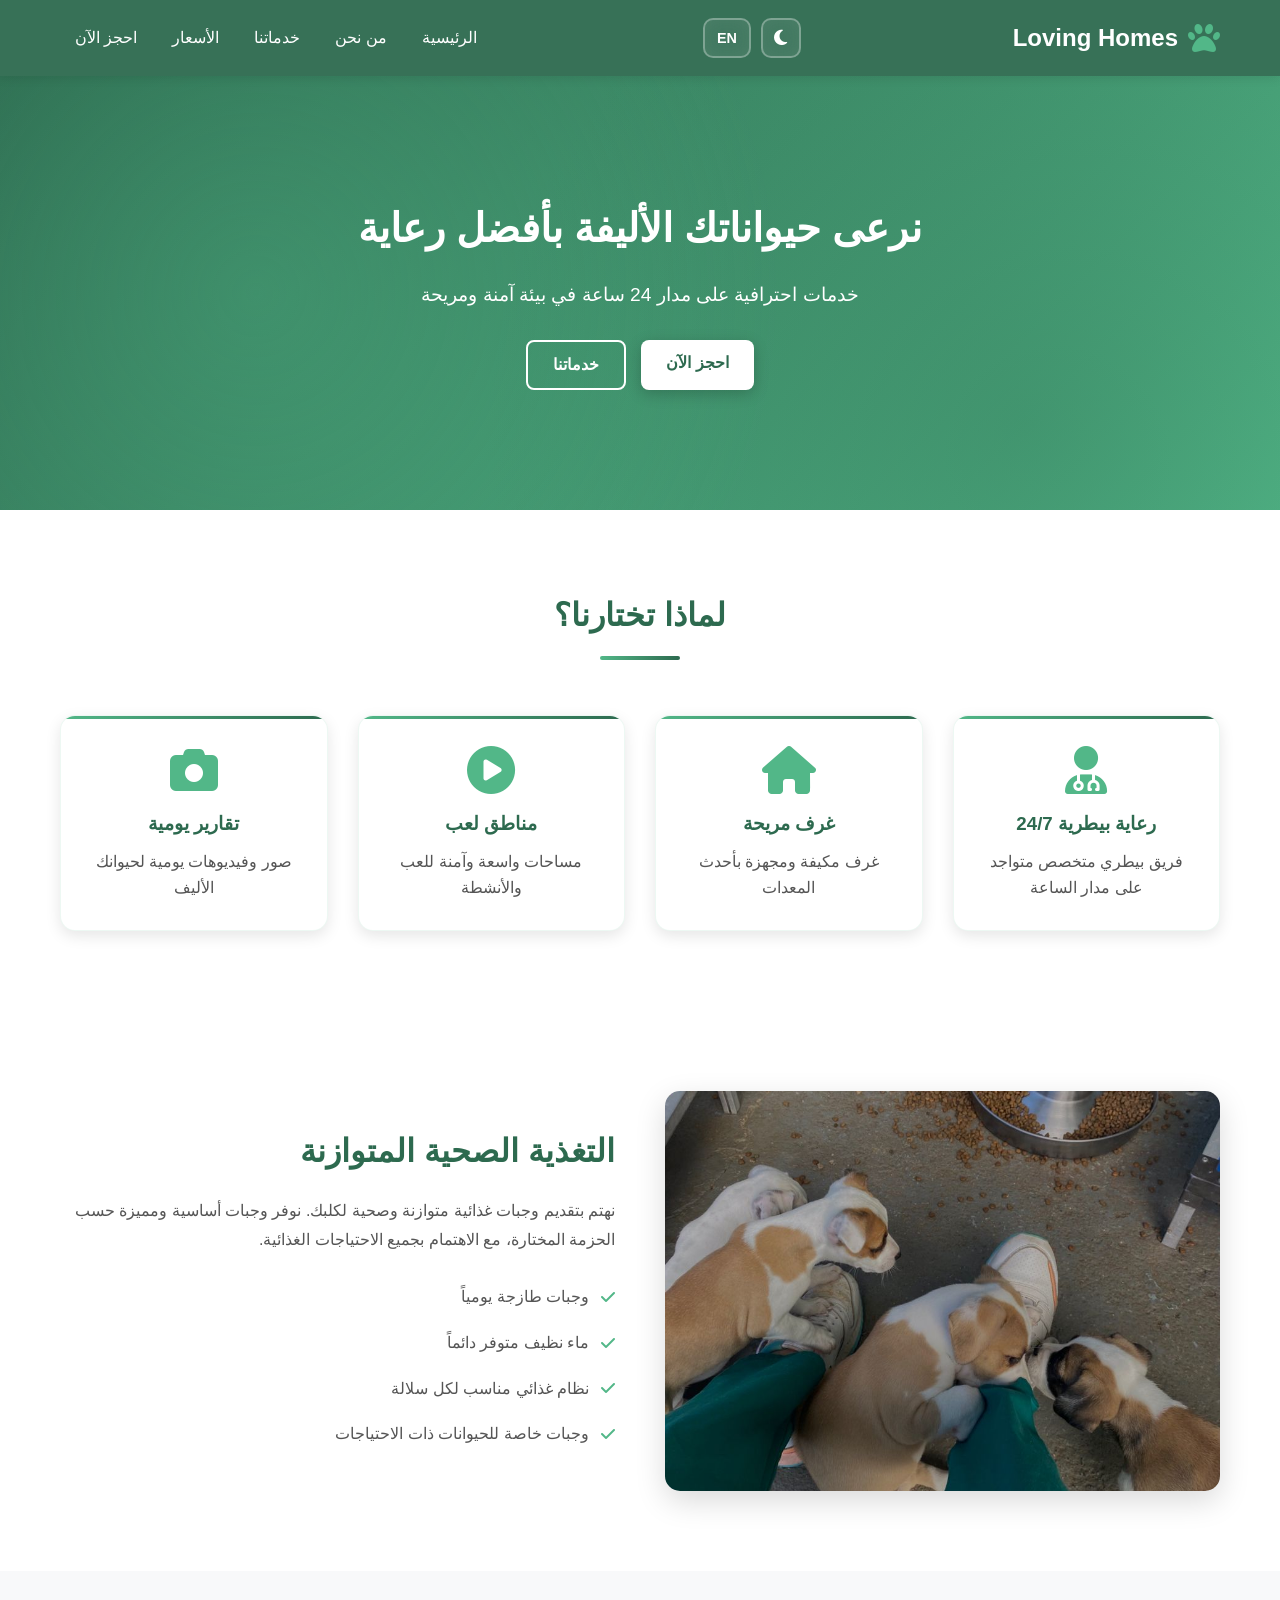
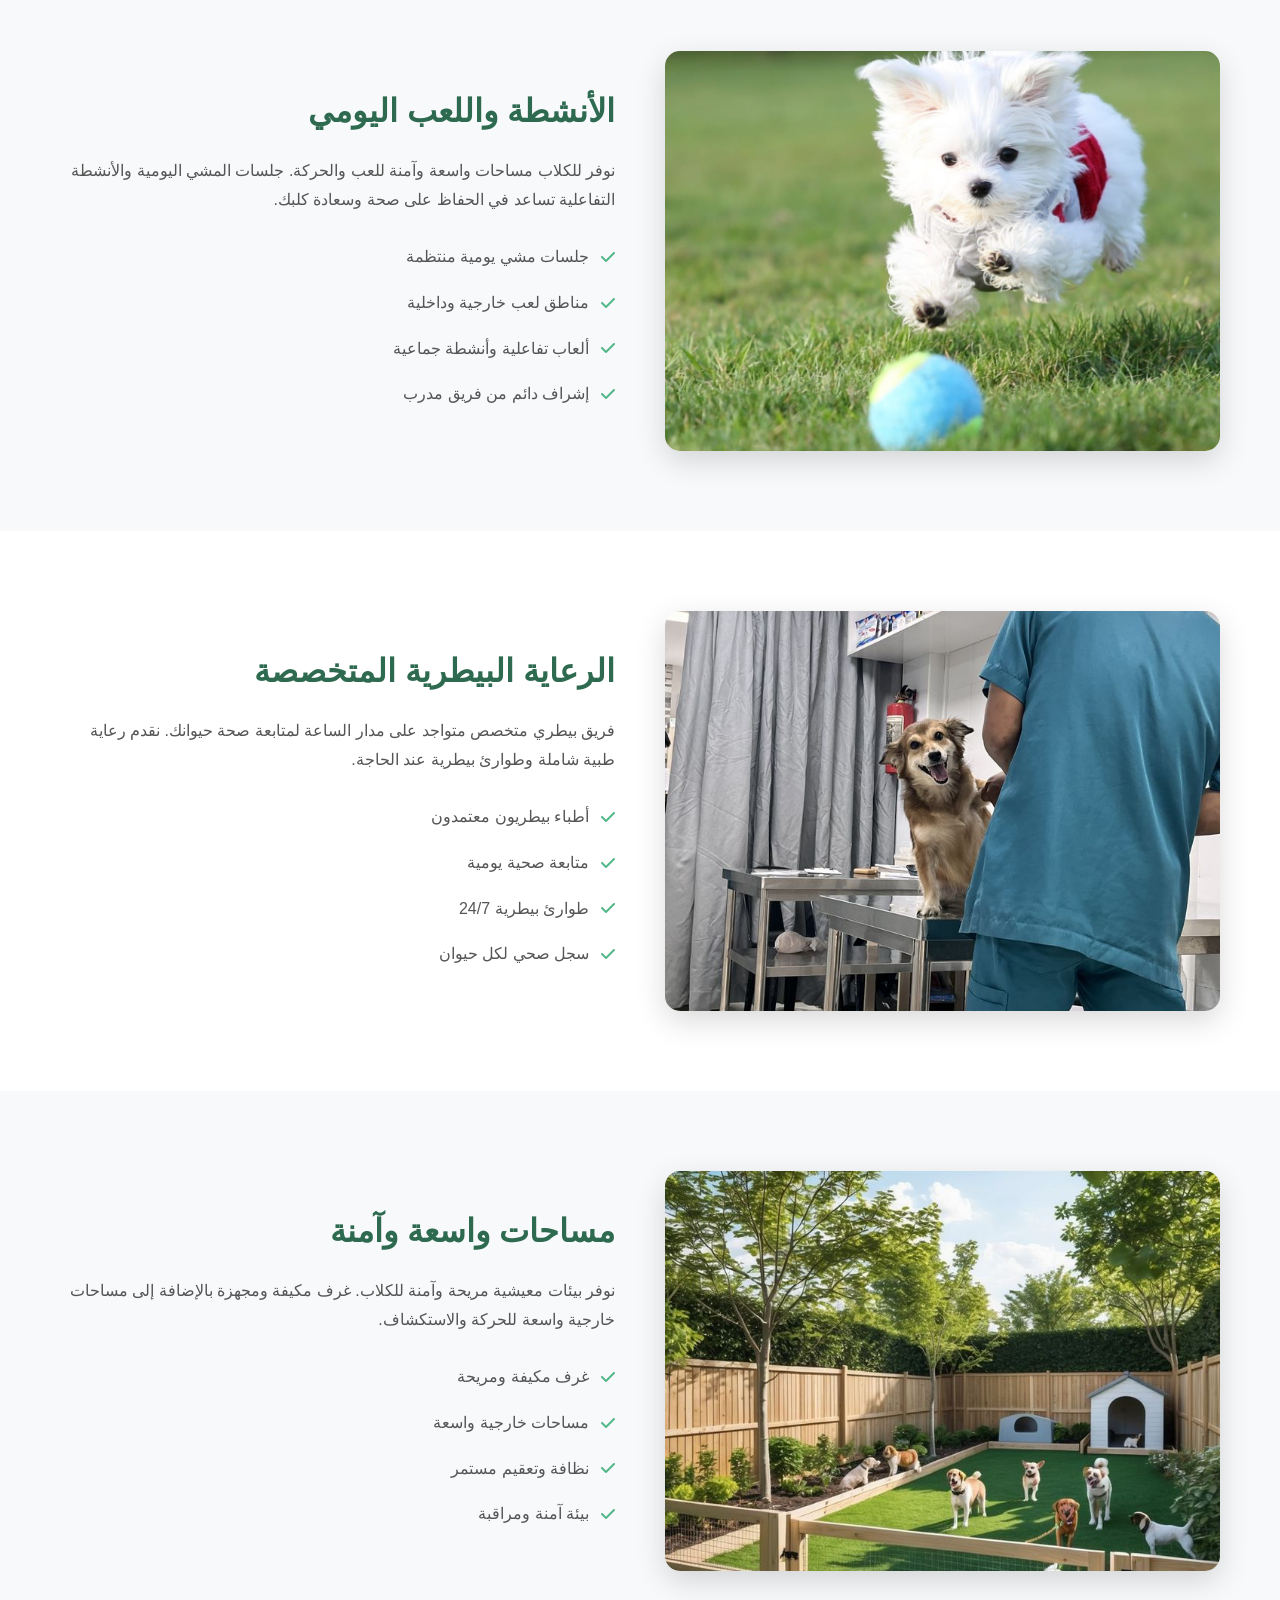
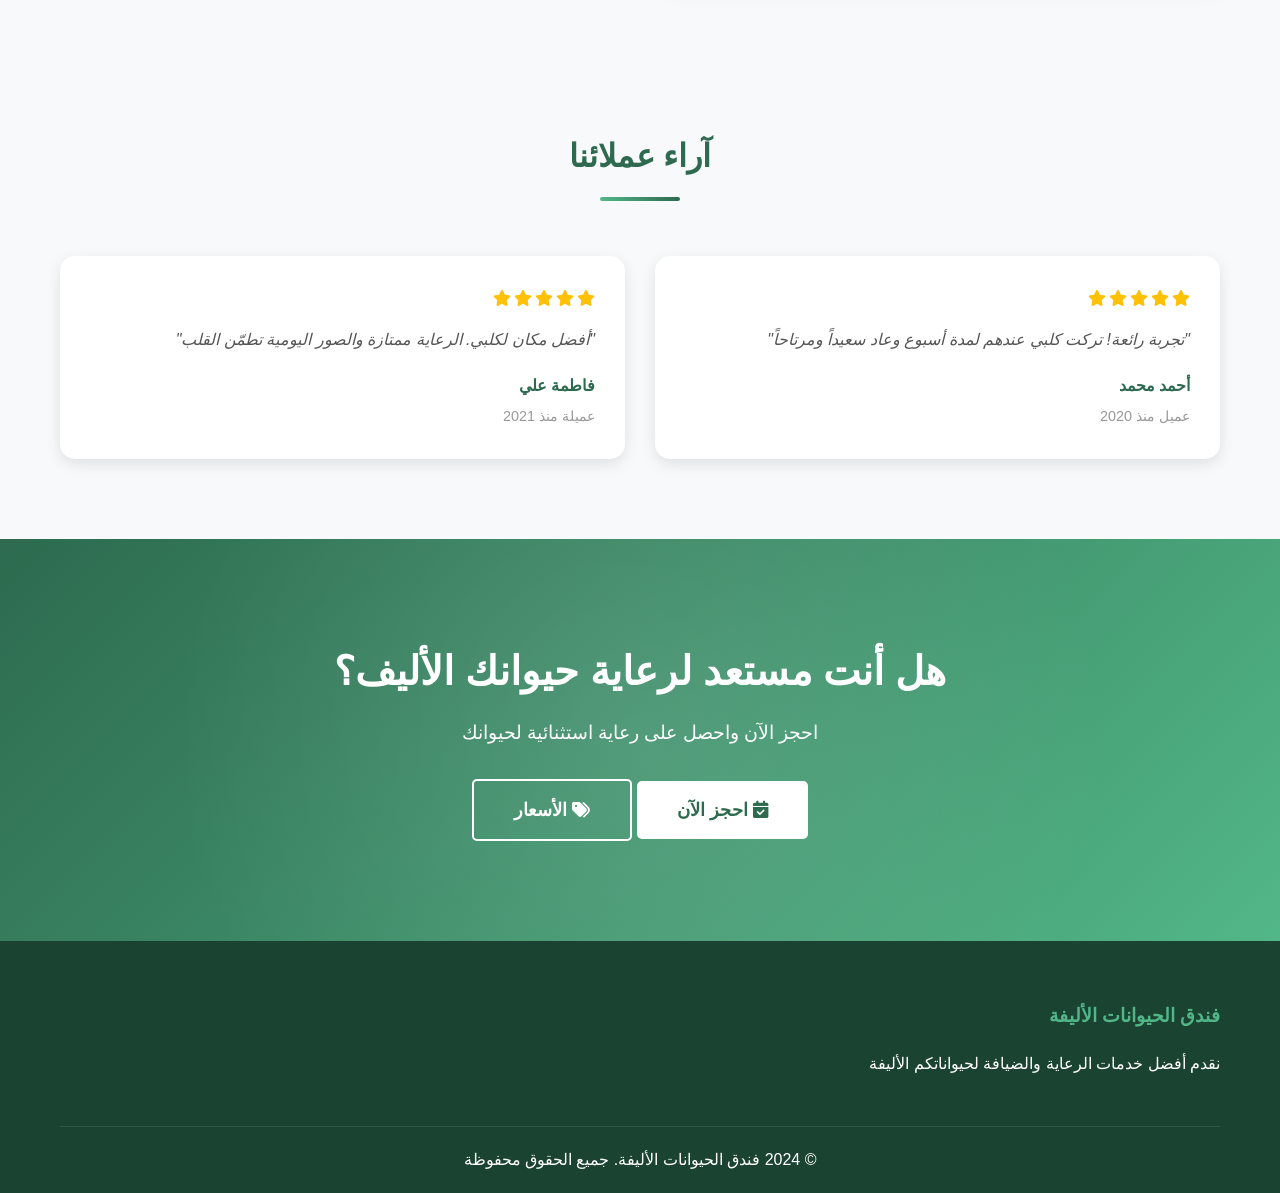
<file: ‏‏‏‏web - v3/index.html>
<!DOCTYPE html>
<html lang="ar" dir="rtl">
<head>
    <meta charset="UTF-8">
    <meta name="viewport" content="width=device-width, initial-scale=1.0">
    <title data-i18n="title">فندق الحيوانات الأليفة - Loving Homes</title>
    <link rel="stylesheet" href="css/style.css">
    <link rel="stylesheet" href="https://cdnjs.cloudflare.com/ajax/libs/font-awesome/6.4.0/css/all.min.css">
</head>
<body>
    <nav class="navbar">
        <div class="container">
            <div class="logo">
                <i class="fas fa-paw"></i>
                <span> Loving Homes</span>
            </div>
            <div class="nav-controls">
                <button id="themeToggle" class="btn-dark-mode">
                    <i class="fas fa-moon"></i>
                </button>
                <button id="langToggle" class="btn-lang">
                    <span class="lang-text">EN</span>
                </button>
            </div>
            <ul class="nav-links">
                <li><a href="index.html" data-i18n="nav-home">الرئيسية</a></li>
                <li><a href="pages/about.html" data-i18n="nav-about">من نحن</a></li>
                <li><a href="pages/services.html" data-i18n="nav-services">خدماتنا</a></li>
                <li><a href="pages/pricing.html" data-i18n="nav-pricing">الأسعار</a></li>
                <li><a href="pages/booking.html" data-i18n="nav-booking">احجز الآن</a></li>
            </ul>
        </div>
    </nav>

    <header class="hero">
        <div class="container">
            <h1 data-i18n="hero-title">نرعى حيواناتك الأليفة بأفضل رعاية</h1>
            <p data-i18n="hero-desc">خدمات احترافية على مدار 24 ساعة في بيئة آمنة ومريحة</p>
            <div class="buttons">
                <a href="pages/booking.html" class="btn btn-primary" data-i18n="btn-book">احجز الآن</a>
                <a href="pages/services.html" class="btn btn-secondary" data-i18n="btn-services">خدماتنا</a>
            </div>
        </div>
    </header>

    <section class="features">
        <div class="container">
            <h2 class="section-title" data-i18n="features-title">لماذا تختارنا؟</h2>
            <div class="grid">
                <div class="card">
                    <i class="fas fa-user-md"></i>
                    <h3 data-i18n="f1-title">رعاية بيطرية 24/7</h3>
                    <p data-i18n="f1-desc">فريق بيطري متخصص متواجد على مدار الساعة</p>
                </div>
                <div class="card">
                    <i class="fas fa-home"></i>
                    <h3 data-i18n="f2-title">غرف مريحة</h3>
                    <p data-i18n="f2-desc">غرف مكيفة ومجهزة بأحدث المعدات</p>
                </div>
                <div class="card">
                    <i class="fas fa-play-circle"></i>
                    <h3 data-i18n="f3-title">مناطق لعب</h3>
                    <p data-i18n="f3-desc">مساحات واسعة وآمنة للعب والأنشطة</p>
                </div>
                <div class="card">
                    <i class="fas fa-camera"></i>
                    <h3 data-i18n="f4-title">تقارير يومية</h3>
                    <p data-i18n="f4-desc">صور وفيديوهات يومية لحيوانك الأليف</p>
                </div>
            </div>
        </div>
    </section>

    <section class="content-section">
        <div class="container">
            <div class="content-block">
                <div class="content-image">
                    <img src="images/dogs/eating.jpg" alt="الكلاب تأكل معاً">
                </div>
                <div class="content-text">
                    <h2 data-i18n="nutr-title">التغذية الصحية المتوازنة</h2>
                    <p data-i18n="nutr-desc">نهتم بتقديم وجبات غذائية متوازنة وصحية لكلبك. نوفر وجبات أساسية ومميزة حسب الحزمة المختارة، مع الاهتمام بجميع الاحتياجات الغذائية.</p>
                    <ul class="feature-list">
                        <li data-i18n="nutr-l1"><i class="fas fa-check"></i> وجبات طازجة يومياً</li>
                        <li data-i18n="nutr-l2"><i class="fas fa-check"></i> ماء نظيف متوفر دائماً</li>
                        <li data-i18n="nutr-l3"><i class="fas fa-check"></i> نظام غذائي مناسب لكل سلالة</li>
                        <li data-i18n="nutr-l4"><i class="fas fa-check"></i> وجبات خاصة للحيوانات ذات الاحتياجات</li>
                    </ul>
                </div>
            </div>
        </div>
    </section>

    <section class="content-section alt">
        <div class="container">
            <div class="content-block reverse">
                <div class="content-image">
                    <img src="images/dogs/backyard dog.jpg" alt="الكلاب تلعب">
                </div>
                <div class="content-text">
                    <h2 data-i18n="play-title">الأنشطة واللعب اليومي</h2>
                    <p data-i18n="play-desc">نوفر للكلاب مساحات واسعة وآمنة للعب والحركة. جلسات المشي اليومية والأنشطة التفاعلية تساعد في الحفاظ على صحة وسعادة كلبك.</p>
                    <ul class="feature-list">
                        <li data-i18n="play-l1"><i class="fas fa-check"></i> جلسات مشي يومية منتظمة</li>
                        <li data-i18n="play-l2"><i class="fas fa-check"></i> مناطق لعب خارجية وداخلية</li>
                        <li data-i18n="play-l3"><i class="fas fa-check"></i> ألعاب تفاعلية وأنشطة جماعية</li>
                        <li data-i18n="play-l4"><i class="fas fa-check"></i> إشراف دائم من فريق مدرب</li>
                    </ul>
                </div>
            </div>
        </div>
    </section>

    <section class="content-section">
        <div class="container">
            <div class="content-block">
                <div class="content-image">
                    <img src="images/dogs/doctor.jpg" alt="الرعاية البيطرية">
                </div>
                <div class="content-text">
                    <h2 data-i18n="vet-title">الرعاية البيطرية المتخصصة</h2>
                    <p data-i18n="vet-desc">فريق بيطري متخصص متواجد على مدار الساعة لمتابعة صحة حيوانك. نقدم رعاية طبية شاملة وطوارئ بيطرية عند الحاجة.</p>
                    <ul class="feature-list">
                        <li data-i18n="vet-l1"><i class="fas fa-check"></i> أطباء بيطريون معتمدون</li>
                        <li data-i18n="vet-l2"><i class="fas fa-check"></i> متابعة صحية يومية</li>
                        <li data-i18n="vet-l3"><i class="fas fa-check"></i> طوارئ بيطرية 24/7</li>
                        <li data-i18n="vet-l4"><i class="fas fa-check"></i> سجل صحي لكل حيوان</li>
                    </ul>
                </div>  
            </div>
        </div>
    </section>

    <section class="content-section alt">
        <div class="container">
            <div class="content-block reverse">
                <div class="content-image">
                    <img src="images/dogs/safe zone.jpg" alt="الفناء الخارجي">
                </div>
                <div class="content-text">
                    <h2 data-i18n="space-title">مساحات واسعة وآمنة</h2>
                    <p data-i18n="space-desc">نوفر بيئات معيشية مريحة وآمنة للكلاب. غرف مكيفة ومجهزة بالإضافة إلى مساحات خارجية واسعة للحركة والاستكشاف.</p>
                    <ul class="feature-list">
                        <li data-i18n="space-l1"><i class="fas fa-check"></i> غرف مكيفة ومريحة</li>
                        <li data-i18n="space-l2"><i class="fas fa-check"></i> مساحات خارجية واسعة</li>
                        <li data-i18n="space-l3"><i class="fas fa-check"></i> نظافة وتعقيم مستمر</li>
                        <li data-i18n="space-l4"><i class="fas fa-check"></i> بيئة آمنة ومراقبة</li>
                    </ul>
                </div>
            </div>
        </div>
    </section>

    <section class="testimonials">
        <div class="container">
            <h2 class="section-title" data-i18n="test-title">آراء عملائنا</h2>
            <div class="grid">
                <div class="testimonial-card">
                    <div class="rating"><i class="fas fa-star"></i><i class="fas fa-star"></i><i class="fas fa-star"></i><i class="fas fa-star"></i><i class="fas fa-star"></i></div>
                    <p data-i18n="test-p1">"تجربة رائعة! تركت كلبي عندهم لمدة أسبوع وعاد سعيداً ومرتاحاً"</p>
                    <div class="author">
                        <h4 data-i18n="test-n1">أحمد محمد</h4>
                        <span data-i18n="test-s1">عميل منذ 2020</span>
                    </div>
                </div>
                <div class="testimonial-card">
                    <div class="rating"><i class="fas fa-star"></i><i class="fas fa-star"></i><i class="fas fa-star"></i><i class="fas fa-star"></i><i class="fas fa-star"></i></div>
                    <p data-i18n="test-p2">"أفضل مكان لكلبي. الرعاية ممتازة والصور اليومية تطمّن القلب"</p>
                    <div class="author">
                        <h4 data-i18n="test-n2">فاطمة علي</h4>
                        <span data-i18n="test-s2">عميلة منذ 2021</span>
                    </div>
                </div>
            </div>
        </div>
    </section>

    <section class="cta">
        <div class="container">
            <h2 data-i18n="cta-title">هل أنت مستعد لرعاية حيوانك الأليف؟</h2>
            <p data-i18n="cta-desc">احجز الآن واحصل على رعاية استثنائية لحيوانك</p>
            <div class="buttons">
                <a href="pages/booking.html" class="btn btn-primary btn-large">
                    <i class="fas fa-calendar-check"></i> <span data-i18n="nav-booking">احجز الآن</span>
                </a>
                <a href="pages/pricing.html" class="btn btn-secondary btn-large">
                    <i class="fas fa-tags"></i> <span data-i18n="nav-pricing">عرض الأسعار</span>
                </a>
            </div>
        </div>
    </section>

    <footer>
        <div class="container">
            <div class="footer-content">
                <div class="footer-section">
                    <h3 data-i18n="footer-name">فندق الحيوانات الأليفة</h3>
                    <p data-i18n="footer-desc">نقدم أفضل خدمات الرعاية والضيافة لحيواناتكم الأليفة</p>
                </div>
            </div>
            <div class="footer-bottom">
                <p data-i18n="footer-copy">&copy; 2024 فندق الحيوانات الأليفة. جميع الحقوق محفوظة</p>
            </div>
        </div>
    </footer>

    <script src="js/main.js"></script>
</body>
</html>
</file>
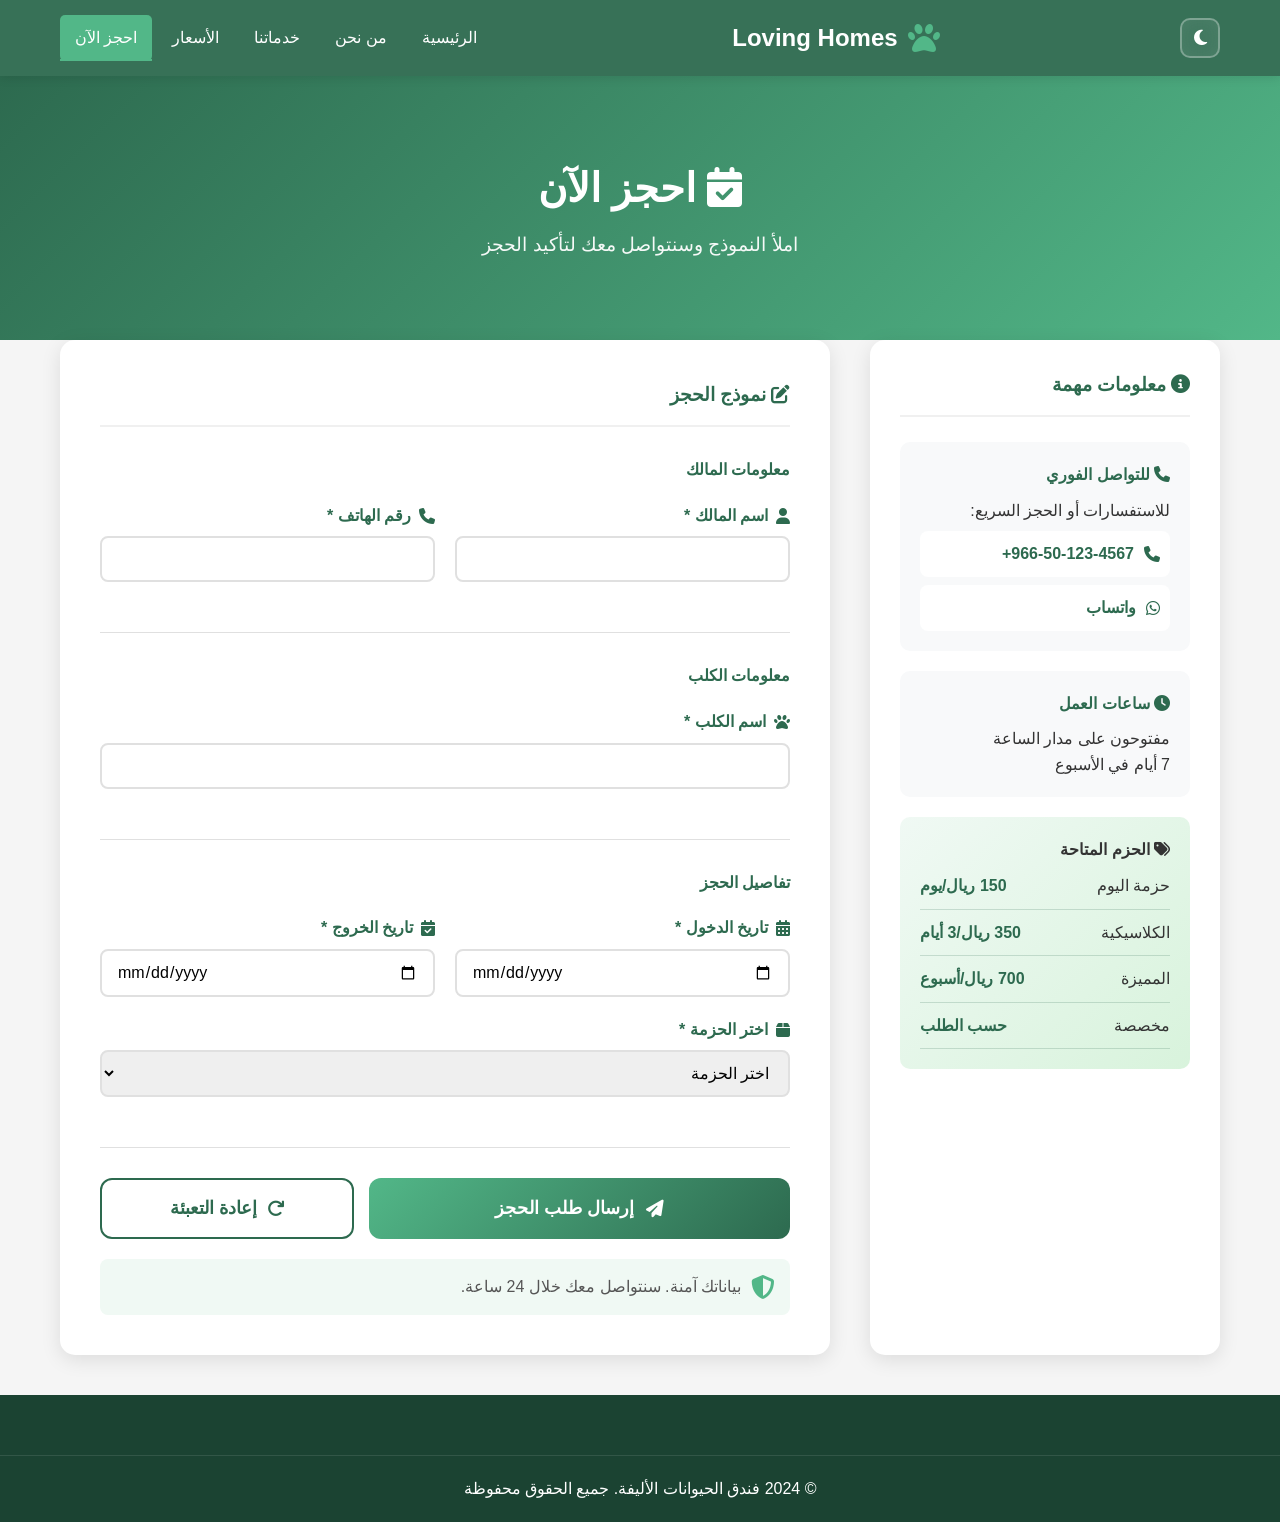
<file: ‏‏‏‏web - v3/pages/booking.html>
<!DOCTYPE html>
<html lang="ar" dir="rtl">
<head>
    <meta charset="UTF-8">
    <meta name="viewport" content="width=device-width, initial-scale=1.0">
    <title>احجز الآن - Loving Homes</title>
    <link rel="stylesheet" href="../css/style.css">
    <link rel="stylesheet" href="https://cdnjs.cloudflare.com/ajax/libs/font-awesome/6.4.0/css/all.min.css">
</head>
<body>
    <nav class="navbar">
        <div class="container">
            <div class="logo">
                <i class="fas fa-paw"></i>
                <span>Loving Homes</span>
            </div>
            <button id="themeToggle" class="btn-dark-mode">
                <i class="fas fa-moon"></i>
            </button>
            <ul class="nav-links">
                <li><a href="../index.html">الرئيسية</a></li>
                <li><a href="about.html">من نحن</a></li>
                <li><a href="services.html">خدماتنا</a></li>
                <li><a href="pricing.html">الأسعار</a></li>
                <li><a href="booking.html" class="active">احجز الآن</a></li>
            </ul>
        </div>
    </nav>

    <div class="page-header">
        <div class="container">
            <h1><i class="fas fa-calendar-check"></i> احجز الآن</h1>
            <p>املأ النموذج وسنتواصل معك لتأكيد الحجز</p>
        </div>
    </div>

    <div class="container content">
        <div class="booking-wrapper">
            <div class="booking-info">
                <h3><i class="fas fa-info-circle"></i> معلومات مهمة</h3>
                
                <div class="info-box">
                    <h4><i class="fas fa-phone"></i> للتواصل الفوري</h4>
                    <p>للاستفسارات أو الحجز السريع:</p>
                    <a href="tel:+966501234567" class="contact-link">
                        <i class="fas fa-phone"></i>
                        966-50-123-4567+
                    </a>
                    <a href="https://wa.me/966501234567" class="contact-link whatsapp">
                        <i class="fab fa-whatsapp"></i>
                        واتساب
                    </a>
                </div>

                <div class="info-box">
                    <h4><i class="fas fa-clock"></i> ساعات العمل</h4>
                    <p>مفتوحون على مدار الساعة<br>7 أيام في الأسبوع</p>
                </div>

                <div class="packages-summary">
                    <h4><i class="fas fa-tags"></i> الحزم المتاحة</h4>
                    <div class="package-summary-item">
                        <span>حزمة اليوم</span>
                        <strong>150 ريال/يوم</strong>
                    </div>
                    <div class="package-summary-item">
                        <span>الكلاسيكية</span>
                        <strong>350 ريال/3 أيام</strong>
                    </div>
                    <div class="package-summary-item">
                        <span>المميزة</span>
                        <strong>700 ريال/أسبوع</strong>
                    </div>
                    <div class="package-summary-item">
                        <span>مخصصة</span>
                        <strong>حسب الطلب</strong>
                    </div>
                </div>
            </div>

            <form class="form" id="bookingForm">
                <h3><i class="fas fa-edit"></i> نموذج الحجز</h3>
                
                <div class="form-section">
                    <h4>معلومات المالك</h4>
                    <div class="form-row">
                        <div class="form-group">
                            <label for="ownerName">
                                <i class="fas fa-user"></i>
                                اسم المالك *
                            </label>
                            <input type="text" id="ownerName" name="ownerName" required>
                        </div>
                        <div class="form-group">
                            <label for="phone">
                                <i class="fas fa-phone"></i>
                                رقم الهاتف *
                            </label>
                            <input type="tel" id="phone" name="phone" required>
                        </div>
                    </div>
                </div>

                <div class="form-section">
                    <h4>معلومات الكلب</h4>
                    <div class="form-group">
                        <label for="petName">
                            <i class="fas fa-paw"></i>
                            اسم الكلب *
                        </label>
                        <input type="text" id="petName" name="petName" required>
                    </div>
                </div>

                <div class="form-section">
                    <h4>تفاصيل الحجز</h4>
                    <div class="form-row">
                        <div class="form-group">
                            <label for="checkIn">
                                <i class="fas fa-calendar-alt"></i>
                                تاريخ الدخول *
                            </label>
                            <input type="date" id="checkIn" name="checkIn" required>
                        </div>
                        <div class="form-group">
                            <label for="checkOut">
                                <i class="fas fa-calendar-check"></i>
                                تاريخ الخروج *
                            </label>
                            <input type="date" id="checkOut" name="checkOut" required>
                        </div>
                    </div>
                    <div class="form-group">
                        <label for="package">
                            <i class="fas fa-box"></i>
                            اختر الحزمة *
                        </label>
                        <select id="package" name="package" required>
                            <option value="">اختر الحزمة</option>
                            <option value="daily">حزمة اليوم - 150 ريال/يوم</option>
                            <option value="classic">الكلاسيكية - 350 ريال/3 أيام</option>
                            <option value="premium">المميزة - 700 ريال/أسبوع</option>
                            <option value="custom">مخصصة - حسب الطلب</option>
                        </select>
                    </div>
                </div>

                <div class="form-actions">
                    <button type="submit" class="btn-submit">
                        <i class="fas fa-paper-plane"></i>
                        إرسال طلب الحجز
                    </button>
                    <button type="reset" class="btn-secondary">
                        <i class="fas fa-redo"></i>
                        إعادة التعبئة
                    </button>
                </div>

                <div class="form-note">
                    <i class="fas fa-shield-alt"></i>
                    <p>بياناتك آمنة. سنتواصل معك خلال 24 ساعة.</p>
                </div>
            </form>
        </div>
    </div>

    <footer>
        <div class="footer-bottom">
            <p>&copy; 2024 فندق الحيوانات الأليفة. جميع الحقوق محفوظة</p>
        </div>
    </footer>
    <script src="../js/main.js"></script>
</body>
</html>
</file>
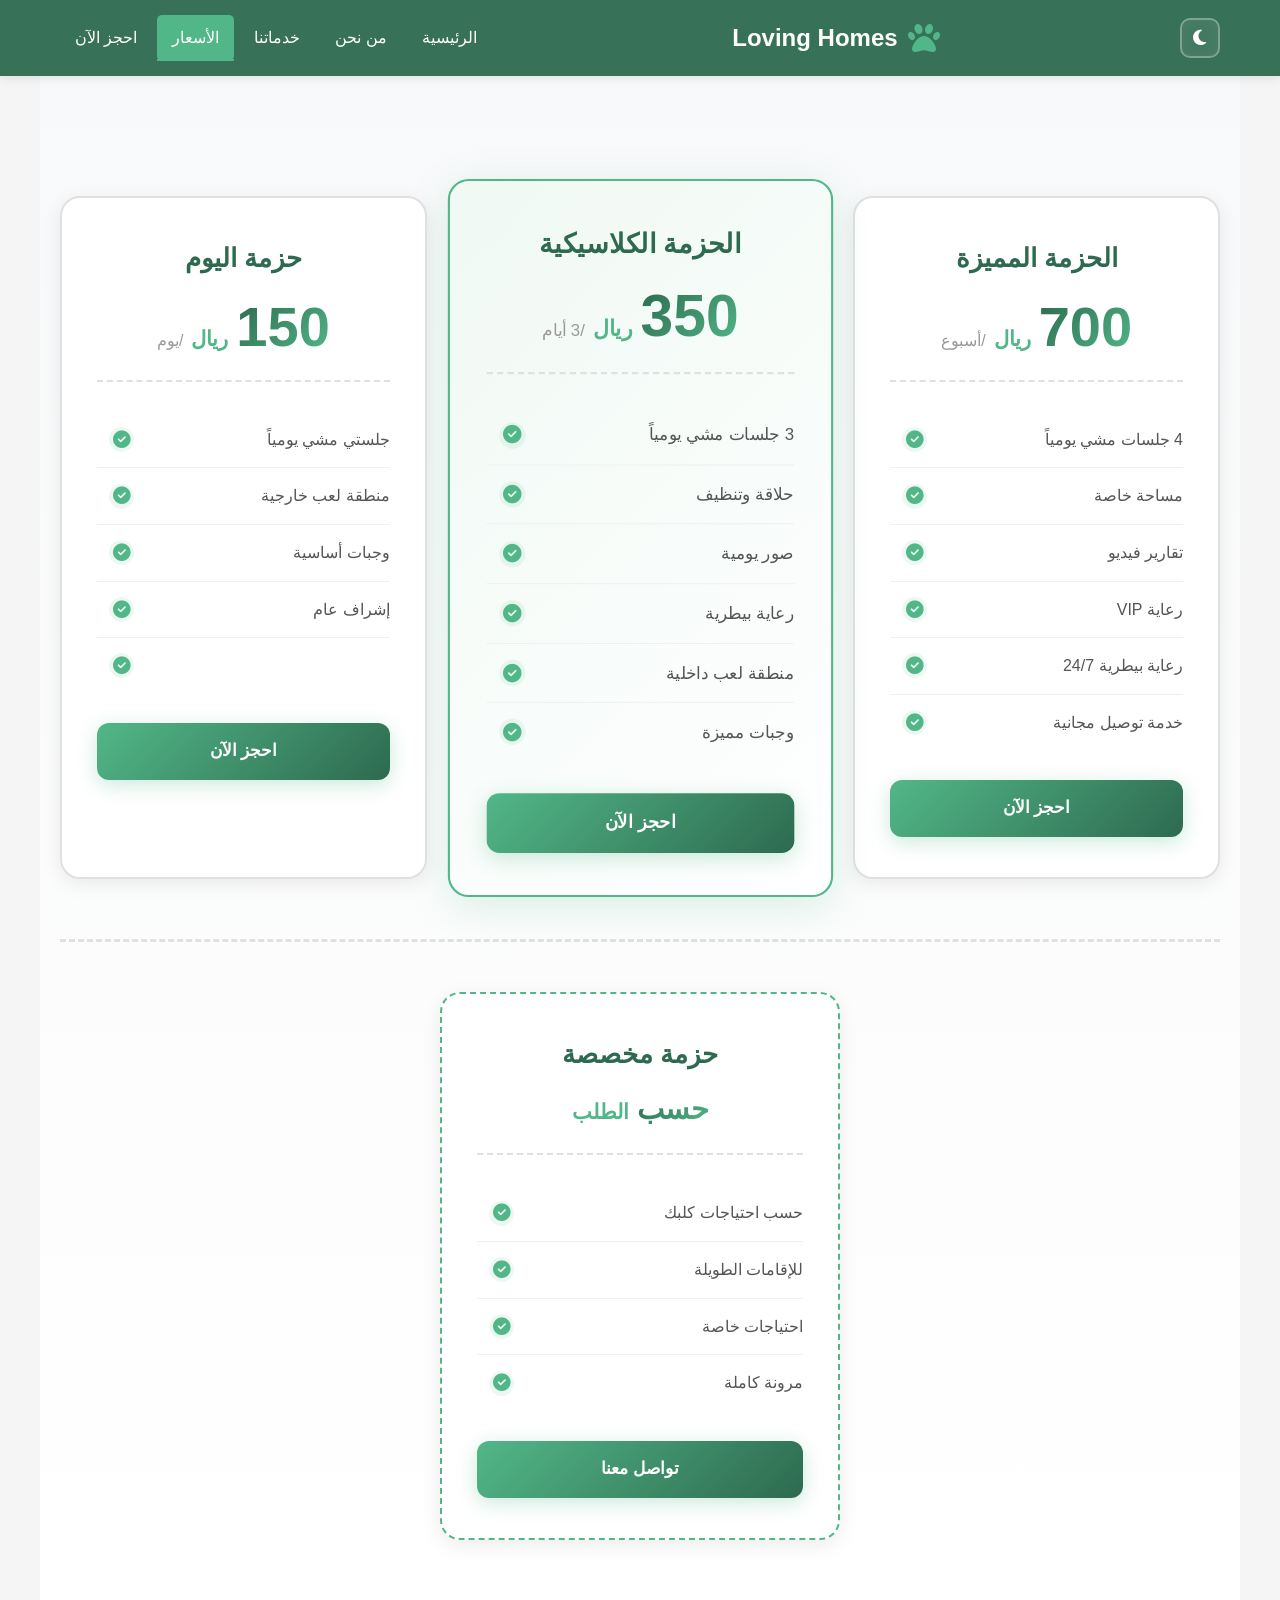
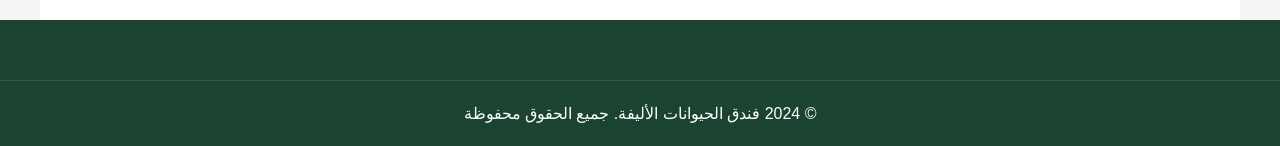
<file: ‏‏‏‏web - v3/pages/pricing.html>
<!DOCTYPE html>
<html lang="ar" dir="rtl">
<head>
    <meta charset="UTF-8">
    <meta name="viewport" content="width=device-width, initial-scale=1.0">
    <title>فندق الحيوانات الأليفة - Loving Homes</title>
    <link rel="stylesheet" href="../css/style.css">
    <link rel="stylesheet" href="https://cdnjs.cloudflare.com/ajax/libs/font-awesome/6.4.0/css/all.min.css">

    </style>
</head>
<body>
    <nav class="navbar">
        <div class="container">
            <div class="logo">
                <i class="fas fa-paw"></i>
                <span> Loving Homes</span>
            </div>
            <button id="themeToggle" class="btn-dark-mode">
                <i class="fas fa-moon"></i>
            </button>
            <ul class="nav-links">
                <li><a href="../index.html">الرئيسية</a></li>
                <li><a href="about.html">من نحن</a></li>
                <li><a href="services.html">خدماتنا</a></li>
                <li><a href="pricing.html" class="active">الأسعار</a></li>
                <li><a href="booking.html">احجز الآن</a></li>
            </ul>
        </div>
    </nav>

    <section class="pricing-section">
        <div class="packages-wrapper">
            <!-- الصف الأول: 3 بطاقات -->
            <!-- الحزمة المميزة -->
            <div class="package-card">
                <div class="package-header">
                    <h3>الحزمة المميزة</h3>
                    <div class="price-tag">
                        <span class="amount">700</span>
                        <span class="currency">ريال</span>
                        <span class="period">/أسبوع</span>
                    </div>
                </div>
                <ul class="package-features">
                    <li>
                        <span>4 جلسات مشي يومياً</span>
                        <i class="fas fa-check-circle"></i>
                    </li>
                    <li>
                        <span>مساحة خاصة</span>
                        <i class="fas fa-check-circle"></i>
                    </li>
                    <li>
                        <span>تقارير فيديو</span>
                        <i class="fas fa-check-circle"></i>
                    </li>
                    <li>
                        <span>رعاية VIP</span>
                        <i class="fas fa-check-circle"></i>
                    </li>
                    <li>
                        <span>رعاية بيطرية 24/7</span>
                        <i class="fas fa-check-circle"></i>
                    </li>
                    <li>
                        <span>خدمة توصيل مجانية</span>
                        <i class="fas fa-check-circle"></i>
                    </li>
                </ul>
                <a href="booking.html" class="btn-package">احجز الآن</a>
            </div>

            <!-- الحزمة الكلاسيكية -->
            <div class="package-card featured">
            
                <div class="package-header">
                    <h3>الحزمة الكلاسيكية</h3>
                    <div class="price-tag">
                        <span class="amount">350</span>
                        <span class="currency">ريال</span>
                        <span class="period">/3 أيام</span>
                    </div>
                </div>
                <ul class="package-features">
                    <li>
                        <span>3 جلسات مشي يومياً</span>
                        <i class="fas fa-check-circle"></i>
                    </li>
                    <li>
                        <span>حلاقة وتنظيف</span>
                        <i class="fas fa-check-circle"></i>
                    </li>
                    <li>
                        <span>صور يومية</span>
                        <i class="fas fa-check-circle"></i>
                    </li>
                    <li>
                        <span>رعاية بيطرية</span>
                        <i class="fas fa-check-circle"></i>
                    </li>
                    <li>
                        <span>منطقة لعب داخلية</span>
                        <i class="fas fa-check-circle"></i>
                    </li>
                    <li>
                        <span>وجبات مميزة</span>
                        <i class="fas fa-check-circle"></i>
                    </li>
                </ul>
                <a href="booking.html" class="btn-package">احجز الآن</a>
            </div>

            <!-- حزمة اليوم -->
            <div class="package-card">
                <div class="package-header">
                    <h3>حزمة اليوم</h3>
                    <div class="price-tag">
                        <span class="amount">150</span>
                        <span class="currency">ريال</span>
                        <span class="period">/يوم</span>
                    </div>
                </div>
                <ul class="package-features">
                    <li>
                        <span>جلستي مشي يومياً</span>
                        <i class="fas fa-check-circle"></i>
                    </li>
                    <li>
                        <span>منطقة لعب خارجية</span>
                        <i class="fas fa-check-circle"></i>
                    </li>
                    <li>
                        <span>وجبات أساسية</span>
                        <i class="fas fa-check-circle"></i>
                    </li>

                    <li>
                        <span>إشراف عام</span>
                        <i class="fas fa-check-circle"></i>
                    </li>
                    <li>
                        <span>          </span>
                        <i class="fas fa-check-circle"></i>
                    </li>
                </ul>
                <a href="booking.html" class="btn-package">احجز الآن</a>
            </div>

            <!-- الصف الثاني: الحزمة المخصصة في المنتصف -->
            <div class="second-row">
                <div class="package-card custom">
                    <div class="package-header">
                        <h3>حزمة مخصصة</h3>
                        <div class="price-tag">
                            <span class="amount" style="font-size: 1.8rem;">حسب</span>
                            <span class="currency">الطلب</span>
                        </div>
                    </div>
                    <ul class="package-features">
                        <li>
                            <span>حسب احتياجات كلبك</span>
                            <i class="fas fa-check-circle"></i>
                        </li>
                        <li>
                            <span>للإقامات الطويلة</span>
                            <i class="fas fa-check-circle"></i>
                        </li>
                        <li>
                            <span>احتياجات خاصة</span>
                            <i class="fas fa-check-circle"></i>
                        </li>
                        <li>
                            <span>مرونة كاملة</span>
                            <i class="fas fa-check-circle"></i>
                        </li>
                    </ul>
                    <a href="tel:+966501234567" class="btn-package btn-custom">تواصل معنا</a>
                </div>
            </div>
        </div>
    </section>
    <footer>
        <div class="footer-bottom">
            <p>&copy; 2024 فندق الحيوانات الأليفة. جميع الحقوق محفوظة</p>
        </div>
    </footer>
    <script src="../js/main.js"></script>
</body>
</html>
</file>
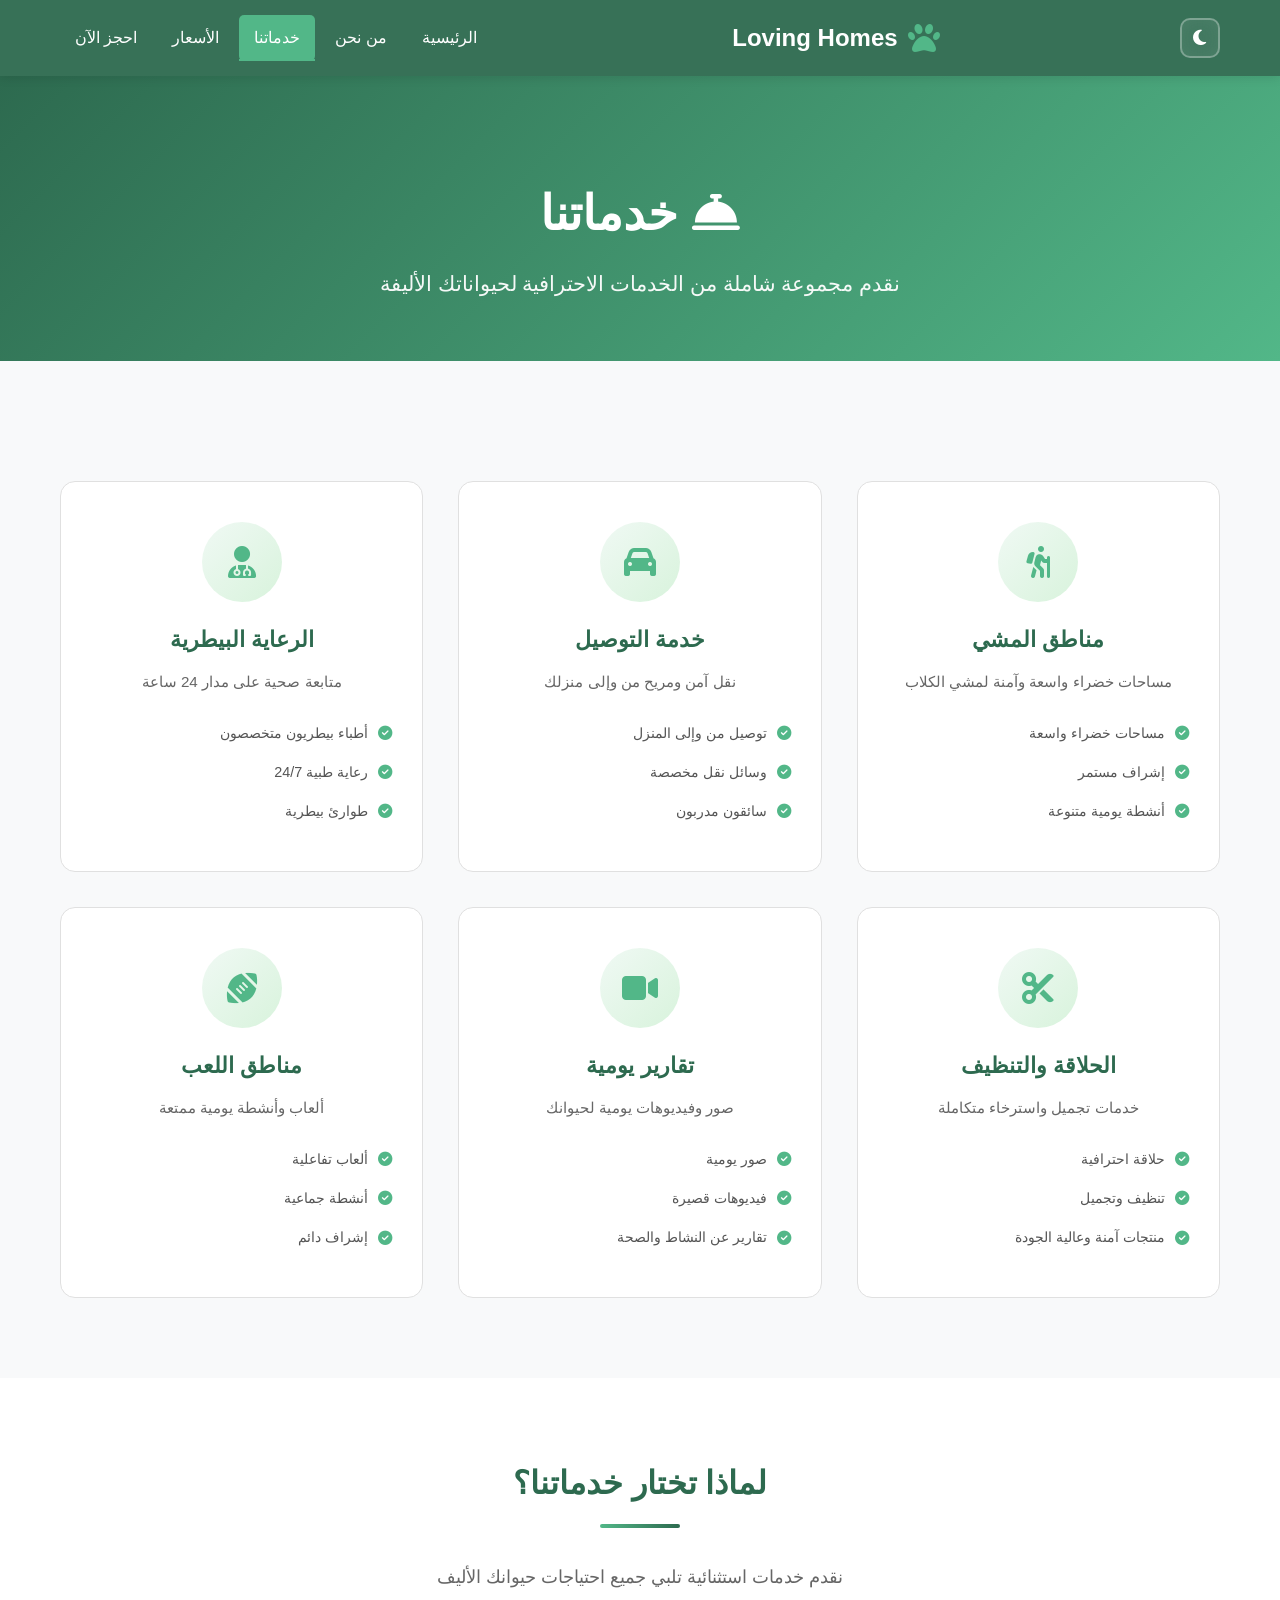
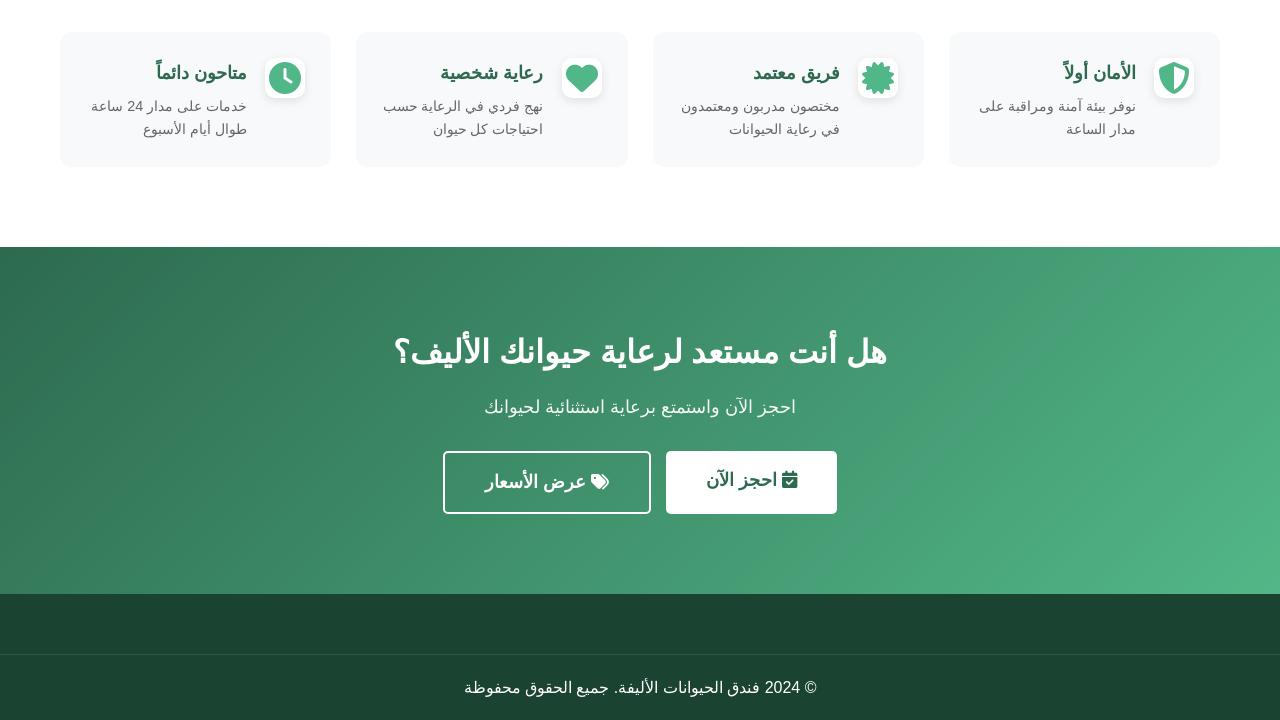
<file: ‏‏‏‏web - v3/pages/services.html>
<!DOCTYPE html>
<html lang="ar" dir="rtl">
<head>
    <meta charset="UTF-8">
    <meta name="viewport" content="width=device-width, initial-scale=1.0">
    <title>فندق الحيوانات الأليفة - Loving Homes</title>
    <link rel="stylesheet" href="../css/style.css">
    <link rel="stylesheet" href="https://cdnjs.cloudflare.com/ajax/libs/font-awesome/6.4.0/css/all.min.css">

</head>
<body>
    <nav class="navbar">
        <div class="container">
            <div class="logo">
                <i class="fas fa-paw"></i>
                <span> Loving Homes</span>
            </div>
            <button id="themeToggle" class="btn-dark-mode">
                <i class="fas fa-moon"></i>
            </button>
            <ul class="nav-links">
                <li><a href="../index.html">الرئيسية</a></li>
                <li><a href="about.html">من نحن</a></li>
                <li><a href="services.html" class="active">خدماتنا</a></li>
                <li><a href="pricing.html">الأسعار</a></li>
                <li><a href="booking.html">احجز الآن</a></li>
            </ul>
        </div>
    </nav>

    <header class="services-hero">
        <div class="container">
            <h1><i class="fas fa-concierge-bell"></i> خدماتنا</h1>
            <p>نقدم مجموعة شاملة من الخدمات الاحترافية لحيواناتك الأليفة</p>
        </div>
    </header>

    <section class="services-section">
        <div class="container">
            <div class="services-grid">
                <div class="service-card">
                    <div class="service-icon">
                        <i class="fas fa-hiking"></i>
                    </div>
                    <h3>مناطق المشي</h3>
                    <p>مساحات خضراء واسعة وآمنة لمشي الكلاب</p>
                    <ul class="service-features">
                        <li><i class="fas fa-check-circle"></i> مساحات خضراء واسعة</li>
                        <li><i class="fas fa-check-circle"></i> إشراف مستمر</li>
                        <li><i class="fas fa-check-circle"></i> أنشطة يومية متنوعة</li>
                    </ul>
                </div>

                <div class="service-card">
                    <div class="service-icon">
                        <i class="fas fa-car"></i>
                    </div>
                    <h3>خدمة التوصيل</h3>
                    <p>نقل آمن ومريح من وإلى منزلك</p>
                    <ul class="service-features">
                        <li><i class="fas fa-check-circle"></i> توصيل من وإلى المنزل</li>
                        <li><i class="fas fa-check-circle"></i> وسائل نقل مخصصة</li>
                        <li><i class="fas fa-check-circle"></i> سائقون مدربون</li>
                    </ul>
                </div>

                <div class="service-card">
                    <div class="service-icon">
                        <i class="fas fa-user-md"></i>
                    </div>
                    <h3>الرعاية البيطرية</h3>
                    <p>متابعة صحية على مدار 24 ساعة</p>
                    <ul class="service-features">
                        <li><i class="fas fa-check-circle"></i> أطباء بيطريون متخصصون</li>
                        <li><i class="fas fa-check-circle"></i> رعاية طبية 24/7</li>
                        <li><i class="fas fa-check-circle"></i> طوارئ بيطرية</li>
                    </ul>
                </div>

                <div class="service-card">
                    <div class="service-icon">
                        <i class="fas fa-cut"></i>
                    </div>
                    <h3>الحلاقة والتنظيف</h3>
                    <p>خدمات تجميل واسترخاء متكاملة</p>
                    <ul class="service-features">
                        <li><i class="fas fa-check-circle"></i> حلاقة احترافية</li>
                        <li><i class="fas fa-check-circle"></i> تنظيف وتجميل</li>
                        <li><i class="fas fa-check-circle"></i> منتجات آمنة وعالية الجودة</li>
                    </ul>
                </div>

                <div class="service-card">
                    <div class="service-icon">
                        <i class="fas fa-video"></i>
                    </div>
                    <h3>تقارير يومية</h3>
                    <p>صور وفيديوهات يومية لحيوانك</p>
                    <ul class="service-features">
                        <li><i class="fas fa-check-circle"></i> صور يومية</li>
                        <li><i class="fas fa-check-circle"></i> فيديوهات قصيرة</li>
                        <li><i class="fas fa-check-circle"></i> تقارير عن النشاط والصحة</li>
                    </ul>
                </div>

                <div class="service-card">
                    <div class="service-icon">
                        <i class="fas fa-football-ball"></i>
                    </div>
                    <h3>مناطق اللعب</h3>
                    <p>ألعاب وأنشطة يومية ممتعة</p>
                    <ul class="service-features">
                        <li><i class="fas fa-check-circle"></i> ألعاب تفاعلية</li>
                        <li><i class="fas fa-check-circle"></i> أنشطة جماعية</li>
                        <li><i class="fas fa-check-circle"></i> إشراف دائم</li>
                    </ul>
                </div>
            </div>
        </div>
    </section>

    <section class="features-extra">
        <div class="container">
            <h2 class="section-title" style="text-align: center; margin-bottom: 20px;">لماذا تختار خدماتنا؟</h2>
            <p style="text-align: center; color: #666; margin-bottom: 40px; font-size: 1.1rem;">نقدم خدمات استثنائية تلبي جميع احتياجات حيوانك الأليف</p>
            
            <div class="features-grid">
                <div class="feature-box">
                    <i class="fas fa-shield-alt"></i>
                    <div>
                        <h4>الأمان أولاً</h4>
                        <p>نوفر بيئة آمنة ومراقبة على مدار الساعة</p>
                    </div>
                </div>
                <div class="feature-box">
                    <i class="fas fa-certificate"></i>
                    <div>
                        <h4>فريق معتمد</h4>
                        <p>مختصون مدربون ومعتمدون في رعاية الحيوانات</p>
                    </div>
                </div>
                <div class="feature-box">
                    <i class="fas fa-heart"></i>
                    <div>
                        <h4>رعاية شخصية</h4>
                        <p>نهج فردي في الرعاية حسب احتياجات كل حيوان</p>
                    </div>
                </div>
                <div class="feature-box">
                    <i class="fas fa-clock"></i>
                    <div>
                        <h4>متاحون دائماً</h4>
                        <p>خدمات على مدار 24 ساعة طوال أيام الأسبوع</p>
                    </div>
                </div>
            </div>
        </div>
    </section>

    <section class="services-cta">
        <div class="container">
            <h2>هل أنت مستعد لرعاية حيوانك الأليف؟</h2>
            <p>احجز الآن واستمتع برعاية استثنائية لحيوانك</p>
            <div class="cta-buttons">
                <a href="booking.html" class="btn btn-primary btn-large">
                    <i class="fas fa-calendar-check"></i>
                    احجز الآن
                </a>
                <a href="pricing.html" class="btn btn-secondary btn-large">
                    <i class="fas fa-tags"></i>
                    عرض الأسعار
                </a>
            </div>
        </div>
    </section>

    <footer>
        <div class="footer-bottom">
            <p>&copy; 2024 فندق الحيوانات الأليفة. جميع الحقوق محفوظة</p>
        </div>
    </footer>

    <script>
        // تأثيرات الظهور عند التمرير
        const serviceCards = document.querySelectorAll('.service-card');
        
        const observer = new IntersectionObserver((entries) => {
            entries.forEach(entry => {
                if (entry.isIntersecting) {
                    entry.target.style.opacity = '1';
                    entry.target.style.transform = 'translateY(0)';
                }
            });
        }, { threshold: 0.1 });

        serviceCards.forEach(card => {
            card.style.opacity = '0';
            card.style.transform = 'translateY(20px)';
            card.style.transition = 'all 0.6s ease-out';
            observer.observe(card);
        });
    </script>
    <script src="../js/main.js"></script> 
</body>
</html>
</file>
<file: ‏‏‏‏web - v3/css/style.css>
/* ============================================
   Loving Homes - CSS Main File v3.0
   ملف منظم ونظيف - بدون تكرار
   ============================================ */

/* =========================
   1. الإعدادات العامة
   ========================= */
* {
    margin: 0;
    padding: 0;
    box-sizing: border-box;
}

body {
    font-family: 'Segoe UI', Tahoma, Geneva, Verdana, sans-serif;
    line-height: 1.6;
    background: #f5f5f5;
    color: #333;
    transition: background 0.3s, color 0.3s;
}

.container {
    max-width: 1200px;
    margin: 0 auto;
    padding: 0 20px;
}

/* =========================
   2. القائمة العلوية - Navbar (موحد)
   ========================= */
.navbar {
    background: rgba(45, 106, 79, 0.95);
    backdrop-filter: blur(10px);
    color: white;
    padding: 15px 0;
    box-shadow: 0 2px 10px rgba(0,0,0,0.1);
    position: sticky;
    top: 0;
    z-index: 1000;
    transition: all 0.3s;
}

.navbar.scrolled {
    background: rgba(45, 106, 79, 0.98);
    box-shadow: 0 4px 30px rgba(0, 0, 0, 0.2);
    padding: 10px 0;
}

.navbar .container {
    display: flex;
    justify-content: space-between;
    align-items: center;
    flex-wrap: wrap;
    gap: 15px;
}

/* الشعار - دائماً على اليمين */
.logo {
    display: flex;
    align-items: center;
    gap: 10px;
    font-size: 1.5rem;
    font-weight: bold;
    color: white;
    order: 1;
}

.logo i {
    font-size: 2rem;
    color: #52b788;
}

/* أزرار التحكم */
.nav-controls {
    display: flex;
    gap: 10px;
    align-items: center;
    order: 2;
}

.btn-dark-mode,
.btn-lang {
    background: rgba(255, 255, 255, 0.1);
    border: 2px solid rgba(255, 255, 255, 0.3);
    color: white;
    width: 40px;
    height: 40px;
    border-radius: 10px;
    cursor: pointer;
    display: flex;
    align-items: center;
    justify-content: center;
    font-size: 1.1rem;
    transition: all 0.3s;
    backdrop-filter: blur(10px);
}

.btn-dark-mode:hover,
.btn-lang:hover {
    background: rgba(255, 255, 255, 0.2);
    border-color: white;
    transform: translateY(-2px);
}

.btn-lang {
    width: auto;
    padding: 0 12px;
    font-weight: bold;
    font-size: 0.9rem;
}

/* الروابط - دائماً على اليسار */
.nav-links {
    list-style: none;
    display: flex;
    gap: 5px;
    order: 3;
    flex-wrap: wrap;
}

.nav-links a {
    color: white;
    text-decoration: none;
    padding: 10px 15px;
    border-radius: 5px;
    transition: all 0.3s;
    display: block;
    font-weight: 500;
    position: relative;
}

.nav-links a::after {
    content: '';
    position: absolute;
    bottom: 0;
    right: 0;
    width: 0;
    height: 2px;
    background: #52b788;
    transition: width 0.3s;
}

.nav-links a:hover::after,
.nav-links a.active::after {
    width: 100%;
}

.nav-links a:hover,
.nav-links a.active {
    background: #52b788;
}

/* =========================
   3. الأزرار العامة
   ========================= */
.btn {
    display: inline-block;
    padding: 12px 30px;
    border-radius: 5px;
    text-decoration: none;
    font-weight: bold;
    transition: all 0.3s;
    border: none;
    cursor: pointer;
}

.btn-primary {
    background: white;
    color: #2d6a4f;
}

.btn-primary:hover {
    background: #d8f3dc;
    transform: translateY(-3px);
}

.btn-secondary {
    background: transparent;
    color: white;
    border: 2px solid white;
}

.btn-secondary:hover {
    background: white;
    color: #2d6a4f;
}

.btn-large {
    padding: 15px 40px;
    font-size: 1.1rem;
}

/* =========================
   4. Hero Section
   ========================= */
.hero {
    background: linear-gradient(135deg, #2d6a4f, #52b788);
    color: white;
    padding: 120px 0;
    text-align: center;
    position: relative;
    overflow: hidden;
}

.hero::before {
    content: '';
    position: absolute;
    top: 0;
    left: 0;
    right: 0;
    bottom: 0;
    background: radial-gradient(circle at 20% 50%, rgba(82, 183, 136, 0.3) 0%, transparent 50%),
                radial-gradient(circle at 80% 80%, rgba(45, 106, 79, 0.3) 0%, transparent 50%);
    animation: gradientMove 15s ease infinite;
}

@keyframes gradientMove {
    0%, 100% { transform: scale(1); }
    50% { transform: scale(1.1); }
}

.hero h1 {
    font-size: 2.5rem;
    margin-bottom: 20px;
    position: relative;
    z-index: 1;
}

.hero p {
    font-size: 1.2rem;
    margin-bottom: 30px;
    position: relative;
    z-index: 1;
}

.hero .buttons {
    display: flex;
    gap: 15px;
    justify-content: center;
    margin-top: 30px;
    position: relative;
    z-index: 1;
}

.hero .btn {
    padding: 10px 25px;
    font-size: 1rem;
    font-weight: 600;
    border-radius: 8px;
}

.hero .btn-primary {
    box-shadow: 0 4px 15px rgba(0, 0, 0, 0.2);
}

.hero .btn-primary:hover {
    background: #f8f9fa;
    transform: translateY(-2px);
    box-shadow: 0 6px 20px rgba(0, 0, 0, 0.25);
}

.hero .btn-secondary:hover {
    background: white;
    color: #2d6a4f;
    transform: translateY(-2px);
}

/* =========================
   5. العناوين
   ========================= */
.section-title {
    text-align: center;
    font-size: 2rem;
    margin-bottom: 40px;
    color: #2d6a4f;
    position: relative;
    padding-bottom: 15px;
}

.section-title::after {
    content: '';
    display: block;
    width: 80px;
    height: 4px;
    background: linear-gradient(90deg, #52b788, #2d6a4f);
    margin: 15px auto 0;
    border-radius: 2px;
}

.page-header {
    background: linear-gradient(135deg, #2d6a4f, #52b788);
    color: white;
    text-align: center;
    padding: 80px 20px;
}

.page-header h1 {
    font-size: 2.5rem;
    margin-bottom: 10px;
}

.page-header p {
    font-size: 1.2rem;
    opacity: 0.95;
}

/* =========================
   6. البطاقات العامة
   ========================= */
.features {
    padding: 80px 0;
    background: white;
}

.grid {
    display: grid;
    grid-template-columns: repeat(auto-fit, minmax(250px, 1fr));
    gap: 30px;
}

.card {
    background: white;
    padding: 30px;
    border-radius: 15px;
    box-shadow: 0 5px 15px rgba(0,0,0,0.1);
    text-align: center;
    transition: all 0.4s;
    position: relative;
    overflow: hidden;
    border: 1px solid rgba(82, 183, 136, 0.1);
}

.card::before {
    content: '';
    position: absolute;
    top: 0;
    left: 0;
    right: 0;
    height: 3px;
    background: linear-gradient(90deg, #52b788, #2d6a4f, #52b788);
    background-size: 200% 100%;
    animation: borderFlow 3s linear infinite;
}

@keyframes borderFlow {
    0% { background-position: 0% 50%; }
    100% { background-position: 200% 50%; }
}

.card:hover {
    transform: translateY(-10px);
    box-shadow: 0 20px 50px rgba(82, 183, 136, 0.3);
}

.card i {
    font-size: 3rem;
    color: #52b788;
    margin-bottom: 15px;
    transition: all 0.4s;
}

.card:hover i {
    transform: scale(1.1) rotate(10deg);
}

.card h3 {
    color: #2d6a4f;
    margin-bottom: 10px;
}

.card p {
    color: #555;
}

/* =========================
   7. أقسام المحتوى مع الصور
   ========================= */
.content-section {
    padding: 80px 0;
    background: white;
}

.content-section.alt {
    background: #f8f9fa;
}

.content-block {
    display: grid;
    grid-template-columns: 1fr 1fr;
    gap: 50px;
    align-items: center;
}

.content-image {
    border-radius: 15px;
    overflow: hidden;
    box-shadow: 0 10px 30px rgba(0,0,0,0.15);
}

.content-image img {
    width: 100%;
    height: 400px;
    object-fit: cover;
    display: block;
    transition: transform 0.5s;
}

.content-image:hover img {
    transform: scale(1.05);
}

.content-text h2 {
    color: #2d6a4f;
    font-size: 2rem;
    margin-bottom: 20px;
}

.content-text p {
    color: #555;
    line-height: 1.8;
    margin-bottom: 20px;
}

.feature-list {
    list-style: none;
}

.feature-list li {
    padding: 10px 0;
    display: flex;
    align-items: center;
    gap: 12px;
    color: #555;
}

.feature-list li i {
    color: #52b788;
}

/* =========================
   8. معرض الصور
   ========================= */
.gallery-section {
    padding: 80px 0;
    background: #f8f9fa;
}

.gallery-grid {
    display: grid;
    grid-template-columns: repeat(auto-fit, minmax(300px, 1fr));
    gap: 20px;
    margin-top: 40px;
}

.gallery-item {
    position: relative;
    border-radius: 15px;
    overflow: hidden;
    height: 250px;
    cursor: pointer;
}

.gallery-item img {
    width: 100%;
    height: 100%;
    object-fit: cover;
    transition: transform 0.5s;
}

.gallery-item:hover img {
    transform: scale(1.1);
}

.gallery-overlay {
    position: absolute;
    bottom: 0;
    left: 0;
    right: 0;
    background: linear-gradient(to top, rgba(45, 106, 79, 0.95), transparent);
    color: white;
    padding: 30px 20px 20px;
    transform: translateY(100%);
    transition: transform 0.4s;
}

.gallery-item:hover .gallery-overlay {
    transform: translateY(0);
}

.gallery-overlay h3 {
    font-size: 1.3rem;
    margin-bottom: 5px;
}

.gallery-overlay p {
    font-size: 0.95rem;
    opacity: 0.9;
}

/* =========================
   9. آراء العملاء
   ========================= */
.testimonials {
    padding: 80px 0;
    background: #f8f9fa;
}

.testimonial-card {
    background: white;
    padding: 30px;
    border-radius: 15px;
    box-shadow: 0 5px 15px rgba(0,0,0,0.1);
    transition: all 0.4s;
}

.testimonial-card:hover {
    transform: translateY(-5px);
    box-shadow: 0 15px 40px rgba(82, 183, 136, 0.2);
}

.rating {
    margin-bottom: 15px;
}

.rating i {
    color: #ffc107;
    margin-left: 3px;
}

.testimonial-card p {
    font-style: italic;
    color: #555;
    margin-bottom: 20px;
}

.author h4 {
    color: #2d6a4f;
    margin-bottom: 5px;
}

.author span {
    color: #999;
    font-size: 0.9rem;
}

/* =========================
   10. CTA
   ========================= */
.cta {
    padding: 100px 0;
    background: linear-gradient(135deg, #2d6a4f, #52b788);
    color: white;
    text-align: center;
    position: relative;
    overflow: hidden;
}

.cta::before {
    content: '';
    position: absolute;
    top: 0;
    left: 0;
    right: 0;
    bottom: 0;
    background: radial-gradient(circle, rgba(255,255,255,0.1) 0%, transparent 70%);
    animation: pulse 4s ease-in-out infinite;
}

@keyframes pulse {
    0%, 100% { opacity: 0.5; }
    50% { opacity: 1; }
}

.cta h2 {
    font-size: 2.5rem;
    margin-bottom: 15px;
    position: relative;
    z-index: 1;
}

.cta p {
    font-size: 1.2rem;
    margin-bottom: 30px;
    position: relative;
    z-index: 1;
}

.cta .buttons {
    position: relative;
    z-index: 1;
}

/* =========================
   11. الفوتر
   ========================= */
footer {
    background: #1b4332;
    color: white;
    padding: 60px 0 20px;
}

.footer-content {
    display: grid;
    grid-template-columns: repeat(auto-fit, minmax(250px, 1fr));
    gap: 40px;
    margin-bottom: 40px;
}

.footer-section h3 {
    color: #52b788;
    margin-bottom: 20px;
}

.footer-section p {
    margin-bottom: 10px;
}

.footer-section i {
    margin-left: 8px;
    color: #52b788;
}

.footer-section ul {
    list-style: none;
}

.footer-section ul li {
    margin-bottom: 10px;
}

.footer-section a {
    color: white;
    text-decoration: none;
}

.footer-section a:hover {
    color: #52b788;
}

.footer-bottom {
    text-align: center;
    padding-top: 20px;
    border-top: 1px solid rgba(255,255,255,0.1);
}

/* =========================
   12. صفحة من نحن
   ========================= */
.about-hero {
    background: linear-gradient(135deg, #2d6a4f, #52b788);
    color: white;
    padding: 120px 0 80px;
    text-align: center;
}

.about-hero h1 {
    font-size: 3rem;
    margin-bottom: 20px;
}

.about-hero p {
    font-size: 1.3rem;
    opacity: 0.95;
    max-width: 700px;
    margin: 0 auto;
}

.story-section {
    padding: 100px 0;
    background: #f8f9fa;
}

.story-content {
    display: grid;
    grid-template-columns: 1fr 1fr;
    gap: 50px;
    align-items: center;
}

.story-image {
    position: relative;
    border-radius: 20px;
    overflow: hidden;
    box-shadow: 0 15px 40px rgba(0,0,0,0.15);
}

.story-image img {
    width: 100%;
    height: 100%;
    object-fit: cover;
    display: block;
    transition: transform 0.5s;
}

.story-image:hover img {
    transform: scale(1.05);
}

.experience-badge {
    position: absolute;
    bottom: 25px;
    left: 25px;
    background: white;
    padding: 20px 25px;
    border-radius: 12px;
    text-align: center;
    box-shadow: 0 8px 25px rgba(0,0,0,0.15);
    min-width: 100px;
}

.experience-badge .years {
    font-size: 2.5rem;
    font-weight: 800;
    color: #2d6a4f;
    line-height: 1;
}

.experience-badge .text {
    color: #666;
    font-size: 0.9rem;
    margin-top: 3px;
}

.story-text h2 {
    color: #2d6a4f;
    font-size: 2rem;
    margin-bottom: 20px;
}

.story-text .lead {
    font-size: 1.1rem;
    color: #52b788;
    font-weight: 600;
    margin-bottom: 18px;
    line-height: 1.7;
}

.story-text p {
    color: #555;
    line-height: 1.8;
    margin-bottom: 15px;
    font-size: 1rem;
}

.vm-section {
    padding: 100px 0;
    background: white;
}

.vm-grid {
    display: grid;
    grid-template-columns: 1fr 1fr;
    gap: 30px;
}

.vm-card {
    background: linear-gradient(135deg, #f0f9f4, #d8f3dc);
    padding: 40px 30px;
    border-radius: 15px;
    text-align: center;
    transition: all 0.3s;
    border: 2px solid transparent;
}

.vm-card:hover {
    transform: translateY(-8px);
    border-color: #52b788;
    box-shadow: 0 15px 40px rgba(82, 183, 136, 0.2);
}

.vm-icon {
    width: 80px;
    height: 80px;
    margin: 0 auto 20px;
    background: white;
    border-radius: 50%;
    display: flex;
    align-items: center;
    justify-content: center;
    box-shadow: 0 5px 15px rgba(0,0,0,0.1);
}

.vm-icon i {
    font-size: 2rem;
    color: #52b788;
}

.vm-card h3 {
    color: #2d6a4f;
    font-size: 1.5rem;
    margin-bottom: 15px;
    font-weight: 700;
}

.vm-card p {
    color: #555;
    line-height: 1.7;
    font-size: 0.95rem;
}

.values-section {
    padding: 100px 0;
    background: #f8f9fa;
}

.values-grid {
    display: grid;
    grid-template-columns: repeat(auto-fit, minmax(220px, 1fr));
    gap: 25px;
    margin-top: 40px;
}

.value-card {
    background: white;
    padding: 35px 25px;
    border-radius: 15px;
    text-align: center;
    transition: all 0.3s;
    border: 1px solid #e0e0e0;
}

.value-card:hover {
    transform: translateY(-8px);
    border-color: #52b788;
    box-shadow: 0 15px 40px rgba(82, 183, 136, 0.2);
}

.value-icon {
    width: 70px;
    height: 70px;
    margin: 0 auto 18px;
    background: linear-gradient(135deg, #52b788, #2d6a4f);
    border-radius: 50%;
    display: flex;
    align-items: center;
    justify-content: center;
}

.value-icon i {
    font-size: 1.8rem;
    color: white;
}

.value-card h4 {
    color: #2d6a4f;
    font-size: 1.25rem;
    margin-bottom: 12px;
    font-weight: 700;
}

.value-card p {
    color: #666;
    line-height: 1.6;
    font-size: 0.9rem;
}

.stats-section {
    padding: 80px 0;
    background: linear-gradient(135deg, #2d6a4f, #52b788);
    color: white;
    position: relative;
    overflow: hidden;
}

.stats-section::before {
    content: '';
    position: absolute;
    top: 0;
    left: 0;
    right: 0;
    bottom: 0;
    background: radial-gradient(circle, rgba(255,255,255,0.1) 0%, transparent 70%);
}

.stats-grid {
    display: grid;
    grid-template-columns: repeat(auto-fit, minmax(200px, 1fr));
    gap: 30px;
    position: relative;
    z-index: 1;
}

.stat-card {
    text-align: center;
    padding: 30px 20px;
    background: rgba(255, 255, 255, 0.1);
    backdrop-filter: blur(10px);
    border: 1px solid rgba(255, 255, 255, 0.2);
    border-radius: 15px;
    transition: all 0.3s;
}

.stat-card:hover {
    transform: translateY(-8px);
    background: rgba(255, 255, 255, 0.15);
}

.stat-icon i {
    font-size: 2.5rem;
    opacity: 0.9;
    margin-bottom: 15px;
    display: block;
}

.stat-number {
    font-size: 2.8rem;
    font-weight: 800;
    margin-bottom: 8px;
    display: block;
    background: linear-gradient(135deg, #fff, #d8f3dc);
    -webkit-background-clip: text;
    -webkit-text-fill-color: transparent;
    background-clip: text;
}

.stat-label {
    font-size: 0.95rem;
    opacity: 0.95;
}

.team-section {
    padding: 100px 0;
    background: white;
}

.team-grid {
    display: grid;
    grid-template-columns: repeat(auto-fit, minmax(260px, 1fr));
    gap: 30px;
    margin-top: 40px;
}

.team-card {
    background: white;
    border-radius: 20px;
    padding-bottom: 25px;
    text-align: center;
    transition: all 0.3s;
    border: 1px solid #e0e0e0;
}

.team-card:hover {
    transform: translateY(-10px);
    box-shadow: 0 20px 50px rgba(82, 183, 136, 0.2);
    border-color: #52b788;
}

.team-avatar {
    width: 100px;
    height: 100px;
    margin: 25px auto 18px;
    background: linear-gradient(135deg, #52b788, #2d6a4f);
    border-radius: 50%;
    display: flex;
    align-items: center;
    justify-content: center;
    border: 4px solid #f0f9f4;
}

.team-avatar i {
    font-size: 3rem;
    color: white;
}

.team-card h4 {
    color: #2d6a4f;
    font-size: 1.3rem;
    margin-bottom: 10px;
    font-weight: 700;
}

.team-card p {
    color: #666;
    margin-bottom: 18px;
    font-size: 0.95rem;
}

.team-skills {
    display: flex;
    flex-wrap: wrap;
    gap: 8px;
    justify-content: center;
    padding: 0 15px;
}

.team-skills span {
    background: #f0f9f4;
    color: #2d6a4f;
    padding: 5px 14px;
    border-radius: 20px;
    font-size: 0.8rem;
    font-weight: 600;
}

.about-cta {
    padding: 80px 0;
    background: linear-gradient(135deg, #2d6a4f, #52b788);
    color: white;
    text-align: center;
}

.about-cta h2 {
    font-size: 2rem;
    margin-bottom: 15px;
}

.about-cta p {
    font-size: 1.1rem;
    margin-bottom: 30px;
    opacity: 0.95;
}

/* =========================
   13. صفحة الخدمات
   ========================= */
.services-hero {
    background: linear-gradient(135deg, #2d6a4f, #52b788);
    color: white;
    padding: 100px 0 60px;
    text-align: center;
}

.services-hero h1 {
    font-size: 3rem;
    margin-bottom: 15px;
}

.services-hero p {
    font-size: 1.3rem;
    opacity: 0.95;
    max-width: 600px;
    margin: 0 auto;
}

.services-section {
    padding: 80px 0;
    background: #f8f9fa;
}

.services-grid {
    display: grid;
    grid-template-columns: repeat(auto-fit, minmax(300px, 1fr));
    gap: 35px;
    margin-top: 40px;
}

.service-card {
    background: white;
    padding: 40px 30px;
    border-radius: 15px;
    text-align: center;
    transition: all 0.3s;
    border: 1px solid #e0e0e0;
    position: relative;
    overflow: hidden;
}

.service-card:hover {
    transform: translateY(-8px);
    box-shadow: 0 15px 40px rgba(82, 183, 136, 0.2);
    border-color: #52b788;
}

.service-icon {
    width: 80px;
    height: 80px;
    margin: 0 auto 20px;
    background: linear-gradient(135deg, #f0f9f4, #d8f3dc);
    border-radius: 50%;
    display: flex;
    align-items: center;
    justify-content: center;
    transition: all 0.3s;
}

.service-card:hover .service-icon {
    background: linear-gradient(135deg, #52b788, #2d6a4f);
    transform: rotateY(180deg);
}

.service-icon i {
    font-size: 2rem;
    color: #52b788;
    transition: color 0.3s;
}

.service-card:hover .service-icon i {
    color: white;
}

.service-card h3 {
    color: #2d6a4f;
    font-size: 1.4rem;
    margin-bottom: 12px;
    font-weight: 700;
}

.service-card p {
    color: #666;
    line-height: 1.6;
    margin-bottom: 20px;
    font-size: 0.95rem;
}

.service-features {
    list-style: none;
    padding: 0;
    margin: 0;
    text-align: right;
}

.service-features li {
    padding: 8px 0;
    color: #555;
    display: flex;
    align-items: center;
    gap: 10px;
    font-size: 0.9rem;
}

.service-features li i {
    color: #52b788;
    font-size: 0.9rem;
    flex-shrink: 0;
}

.features-extra {
    padding: 80px 0;
    background: white;
}

.features-grid {
    display: grid;
    grid-template-columns: repeat(auto-fit, minmax(240px, 1fr));
    gap: 25px;
    margin-top: 40px;
}

.feature-box {
    display: flex;
    gap: 18px;
    align-items: flex-start;
    padding: 25px;
    background: #f8f9fa;
    border-radius: 12px;
    transition: all 0.3s;
    border: 1px solid transparent;
}

.feature-box:hover {
    background: #f0f9f4;
    border-color: #52b788;
    transform: translateX(-5px);
}

.feature-box i {
    font-size: 2rem;
    color: #52b788;
    flex-shrink: 0;
    width: 40px;
    height: 40px;
    display: flex;
    align-items: center;
    justify-content: center;
    background: white;
    border-radius: 10px;
    box-shadow: 0 3px 10px rgba(0,0,0,0.1);
}

.feature-box h4 {
    color: #2d6a4f;
    margin-bottom: 8px;
    font-size: 1.15rem;
    font-weight: 700;
}

.feature-box p {
    color: #666;
    font-size: 0.9rem;
    line-height: 1.6;
    margin: 0;
}

.services-cta {
    padding: 80px 0;
    background: linear-gradient(135deg, #2d6a4f, #52b788);
    color: white;
    text-align: center;
}

.services-cta h2 {
    font-size: 2rem;
    margin-bottom: 15px;
}

.services-cta p {
    font-size: 1.1rem;
    margin-bottom: 30px;
    opacity: 0.95;
}

.cta-buttons {
    display: flex;
    gap: 15px;
    justify-content: center;
    flex-wrap: wrap;
}

/* =========================
   14. صفحة الأسعار
   ========================= */
.pricing-section {
    padding: 80px 20px;
    max-width: 1200px;
    margin: 0 auto;
    background: linear-gradient(180deg, #f8f9fa 0%, #ffffff 100%);
}

.pricing-header {
    text-align: center;
    margin-bottom: 50px;
}

.pricing-header h2 {
    font-size: 2.5rem;
    color: #2d6a4f;
    margin-bottom: 15px;
    font-weight: 800;
}

.pricing-header p {
    font-size: 1.2rem;
    color: #666;
}

.packages-wrapper {
    display: grid;
    grid-template-columns: repeat(3, 1fr);
    gap: 30px;
    margin-top: 40px;
}

.package-card {
    background: white;
    border-radius: 20px;
    padding: 40px 35px;
    transition: all 0.4s;
    position: relative;
    overflow: hidden;
    border: 2px solid #e0e0e0;
    box-shadow: 0 5px 20px rgba(0, 0, 0, 0.08);
}

.package-card:hover {
    transform: translateY(-15px);
    box-shadow: 0 25px 60px rgba(82, 183, 136, 0.25);
    border-color: #52b788;
}

.package-card.featured {
    background: linear-gradient(135deg, #f0f9f4 0%, #ffffff 100%);
    border-color: #52b788;
    transform: scale(1.05);
    box-shadow: 0 10px 40px rgba(82, 183, 136, 0.2);
}

.package-card.featured:hover {
    transform: scale(1.07) translateY(-15px);
}

.popular-badge {
    position: absolute;
    top: 20px;
    left: 50%;
    transform: translateX(-50%);
    background: linear-gradient(135deg, #52b788, #2d6a4f);
    color: white;
    padding: 8px 25px;
    border-radius: 25px;
    font-size: 0.85rem;
    font-weight: 700;
    white-space: nowrap;
}

.package-header {
    text-align: center;
    margin-bottom: 30px;
    padding-bottom: 25px;
    border-bottom: 2px dashed #e0e0e0;
}

.package-header h3 {
    color: #2d6a4f;
    font-size: 1.6rem;
    margin-bottom: 20px;
    font-weight: 700;
}

.price-tag {
    display: flex;
    align-items: baseline;
    justify-content: center;
    gap: 8px;
}

.price-tag .amount {
    font-size: 3.5rem;
    font-weight: 800;
    background: linear-gradient(135deg, #2d6a4f, #52b788);
    -webkit-background-clip: text;
    -webkit-text-fill-color: transparent;
    background-clip: text;
    line-height: 1;
}

.price-tag .currency {
    color: #52b788;
    font-weight: 700;
    font-size: 1.3rem;
}

.price-tag .period {
    color: #999;
    font-size: 1rem;
}

.package-features {
    list-style: none;
    padding: 0;
    margin: 30px 0;
}

.package-features li {
    padding: 15px 0;
    border-bottom: 1px solid #f0f0f0;
    display: flex;
    align-items: center;
    justify-content: space-between;
    color: #555;
    font-size: 1rem;
}

.package-features li:last-child {
    border-bottom: none;
}

.package-features i {
    color: #52b788;
    margin-left: 12px;
    font-size: 1.1rem;
    width: 25px;
    height: 25px;
    background: rgba(82, 183, 136, 0.1);
    border-radius: 50%;
    display: flex;
    align-items: center;
    justify-content: center;
}

.btn-package {
    display: block;
    width: 100%;
    padding: 15px;
    background: linear-gradient(135deg, #52b788, #2d6a4f);
    color: white;
    text-decoration: none;
    border-radius: 12px;
    text-align: center;
    font-weight: 700;
    font-size: 1.05rem;
    margin-top: 30px;
    transition: all 0.3s;
    box-shadow: 0 5px 20px rgba(82, 183, 136, 0.3);
}

.btn-package:hover {
    transform: translateY(-3px);
    box-shadow: 0 10px 35px rgba(82, 183, 136, 0.45);
}

.package-card.custom {
    border: 2px dashed #52b788;
}

.second-row {
    grid-column: 1 / -1;
    display: flex;
    justify-content: center;
    margin-top: 30px;
    padding-top: 50px;
    border-top: 3px dashed #e0e0e0;
}

.second-row .package-card.custom {
    width: 400px;
}

/* =========================
   15. صفحة الحجز
   ========================= */
.booking-wrapper {
    display: grid;
    grid-template-columns: 350px 1fr;
    gap: 40px;
    margin-bottom: 40px;
}

.booking-info {
    background: white;
    padding: 30px;
    border-radius: 15px;
    box-shadow: 0 5px 20px rgba(0,0,0,0.1);
}

.booking-info h3 {
    color: #2d6a4f;
    margin-bottom: 25px;
    padding-bottom: 15px;
    border-bottom: 2px solid #f0f0f0;
}

.info-box {
    background: #f8f9fa;
    padding: 20px;
    border-radius: 10px;
    margin-bottom: 20px;
}

.info-box h4 {
    color: #2d6a4f;
    margin-bottom: 10px;
}

.contact-link {
    display: flex;
    align-items: center;
    gap: 10px;
    padding: 10px;
    background: white;
    border-radius: 8px;
    color: #2d6a4f;
    text-decoration: none;
    margin-top: 8px;
    font-weight: 600;
    transition: all 0.3s;
}

.contact-link:hover {
    background: #2d6a4f;
    color: white;
    transform: translateX(-5px);
}

.contact-link.whatsapp:hover {
    background: #25d366;
}

.packages-summary {
    background: linear-gradient(135deg, #f0f9f4, #d8f3dc);
    padding: 20px;
    border-radius: 10px;
    margin-top: 20px;
}

.package-summary-item {
    display: flex;
    justify-content: space-between;
    padding: 10px 0;
    border-bottom: 1px solid rgba(45, 106, 79, 0.2);
}

.package-summary-item strong {
    color: #2d6a4f;
    font-weight: 700;
}

.form {
    background: white;
    padding: 40px;
    border-radius: 15px;
    box-shadow: 0 5px 20px rgba(0,0,0,0.1);
}

.form h3 {
    color: #2d6a4f;
    margin-bottom: 30px;
    padding-bottom: 15px;
    border-bottom: 2px solid #f0f0f0;
}

.form-section {
    margin-bottom: 30px;
    padding-bottom: 30px;
    border-bottom: 1px solid #e0e0e0;
}

.form-section h4 {
    color: #2d6a4f;
    margin-bottom: 20px;
}

.form-group {
    margin-bottom: 20px;
}

.form-group label {
    display: flex;
    align-items: center;
    gap: 8px;
    margin-bottom: 8px;
    color: #2d6a4f;
    font-weight: 600;
}

.form-group input,
.form-group select,
.form-group textarea {
    width: 100%;
    padding: 12px 15px;
    border: 2px solid #e0e0e0;
    border-radius: 8px;
    font-family: inherit;
    font-size: 1rem;
    transition: all 0.3s;
}

.form-group input:focus,
.form-group select:focus,
.form-group textarea:focus {
    outline: none;
    border-color: #52b788;
    box-shadow: 0 0 0 3px rgba(82, 183, 136, 0.1);
}

.form-row {
    display: grid;
    grid-template-columns: 1fr 1fr;
    gap: 20px;
}

.form-actions {
    display: flex;
    gap: 15px;
    margin-top: 30px;
    flex-wrap: wrap;
}

.btn-submit {
    flex: 2;
    min-width: 200px;
    padding: 18px 40px;
    font-size: 1.1rem;
    background: linear-gradient(135deg, #52b788, #2d6a4f);
    color: white;
    border: none;
    border-radius: 12px;
    cursor: pointer;
    font-weight: bold;
    display: flex;
    align-items: center;
    justify-content: center;
    gap: 12px;
    transition: all 0.3s;
}

.btn-submit:hover {
    transform: translateY(-3px);
    box-shadow: 0 10px 30px rgba(82, 183, 136, 0.4);
}

.form .btn-secondary {
    flex: 1;
    min-width: 180px;
    padding: 18px 40px;
    font-size: 1.1rem;
    background: transparent;
    color: #2d6a4f;
    border: 2px solid #2d6a4f;
    border-radius: 12px;
    cursor: pointer;
    font-weight: bold;
    display: flex;
    align-items: center;
    justify-content: center;
    gap: 10px;
    transition: all 0.3s;
}

.form .btn-secondary:hover {
    background: #f0f9f4;
    transform: translateY(-2px);
    box-shadow: 0 5px 15px rgba(45, 106, 79, 0.2);
}

.form-note {
    background: #f0f9f4;
    padding: 15px;
    border-radius: 8px;
    margin-top: 20px;
    display: flex;
    align-items: center;
    gap: 10px;
}

.form-note i {
    color: #52b788;
    font-size: 1.5rem;
}

.form-note p {
    color: #555;
    margin: 0;
}

/* =========================
   16. تأثيرات التمرير
   ========================= */
.fade-in {
    opacity: 0;
    transform: translateY(50px);
    transition: all 0.8s ease-out;
}

.fade-in.visible {
    opacity: 1;
    transform: translateY(0);
}

.scroll-progress {
    position: fixed;
    top: 0;
    left: 0;
    height: 4px;
    background: linear-gradient(90deg, #52b788, #2d6a4f);
    z-index: 9999;
    transition: width 0.1s;
}

.back-to-top {
    position: fixed;
    bottom: 30px;
    left: 30px;
    width: 50px;
    height: 50px;
    background: linear-gradient(135deg, #52b788, #2d6a4f);
    color: white;
    border-radius: 50%;
    display: flex;
    align-items: center;
    justify-content: center;
    cursor: pointer;
    opacity: 0;
    visibility: hidden;
    transition: all 0.3s;
    z-index: 999;
    box-shadow: 0 5px 20px rgba(82, 183, 136, 0.4);
}

.back-to-top.visible {
    opacity: 1;
    visibility: visible;
}

.back-to-top:hover {
    transform: translateY(-5px);
    box-shadow: 0 10px 30px rgba(82, 183, 136, 0.6);
}

/* =========================
   17. التجاوب - Responsive
   ========================= */
@media (max-width: 968px) {
    .content-block,
    .story-content,
    .vm-grid,
    .booking-wrapper {
        grid-template-columns: 1fr;
        gap: 40px;
    }
    
    .story-image { order: -1; }
    
    .packages-wrapper {
        grid-template-columns: repeat(2, 1fr);
        gap: 20px;
    }
    
    .package-card.featured { transform: scale(1); }
    .package-card.featured:hover { transform: translateY(-10px); }
    .package-header h3 { font-size: 1.4rem; }
    .price-tag .amount { font-size: 2.8rem; }
    .price-tag .currency { font-size: 1.1rem; }
    .popular-badge { font-size: 0.75rem; padding: 6px 18px; }
    .experience-badge { bottom: 20px; left: 20px; padding: 15px 20px; }
    .experience-badge .years { font-size: 2rem; }
    .stat-number { font-size: 2.3rem; }
    .stats-grid { grid-template-columns: repeat(2, 1fr); }
}

@media (max-width: 768px) {
    .navbar .container {
        flex-direction: column;
        gap: 15px;
    }
    
    .nav-links {
        flex-wrap: wrap;
        justify-content: center;
    }
    
    .hero h1,
    .page-header h1,
    .about-hero h1,
    .services-hero h1 {
        font-size: 1.8rem;
    }
    
    .services-hero p,
    .about-hero p { font-size: 1rem; }
    
    .content-image img { height: 300px; }
    .stats-grid { grid-template-columns: 1fr; }
    
    .hero .buttons {
        flex-direction: column;
        gap: 10px;
    }
    
    .hero .btn {
        width: 100%;
        max-width: 250px;
    }
    
    .back-to-top {
        bottom: 20px;
        left: 20px;
        width: 45px;
        height: 45px;
    }
    
    .service-card { padding: 30px 25px; }
    .service-icon { width: 70px; height: 70px; }
    .service-icon i { font-size: 1.7rem; }
    
    .feature-box { padding: 20px; gap: 15px; }
    .feature-box i { font-size: 1.7rem; width: 35px; height: 35px; }
    
    .cta-buttons {
        flex-direction: column;
        align-items: center;
    }
    
    .btn-large {
        width: 100%;
        max-width: 300px;
    }
    
    .story-text h2 { font-size: 1.7rem; }
    .vm-card { padding: 30px 25px; }
    .stat-number { font-size: 2rem; }
    .stat-label { font-size: 0.9rem; }
    .team-avatar { width: 90px; height: 90px; }
    .team-avatar i { font-size: 2.5rem; }
    
    .packages-wrapper { grid-template-columns: 1fr; }
    .second-row {
        margin-top: 0;
        padding-top: 0;
        border-top: none;
    }
    .second-row .package-card.custom { width: 100%; }
    
    .form-row { grid-template-columns: 1fr; }
    .form-actions { flex-direction: column; }
    .btn-submit,
    .form .btn-secondary {
        width: 100%;
        flex: none;
    }
}

@media (max-width: 576px) {
    .services-section,
    .features-extra,
    .services-cta,
    .story-section,
    .vm-section,
    .values-section,
    .stats-section,
    .team-section,
    .about-cta,
    .pricing-section {
        padding: 50px 0;
    }
    
    .pricing-header h2 { font-size: 1.4rem; }
    .pricing-header p { font-size: 0.85rem; }
    
    .package-card {
        padding: 20px 15px;
        border-radius: 15px;
    }
    
    .package-header {
        padding-bottom: 20px;
        margin-bottom: 20px;
    }
    
    .package-header h3 { font-size: 1.2rem; }
    .price-tag .amount { font-size: 2rem; }
    .price-tag .currency { font-size: 0.9rem; }
    .price-tag .period { font-size: 0.8rem; }
    .package-features { margin: 20px 0; }
    .package-features li {
        padding: 10px 0;
        font-size: 0.85rem;
        flex-wrap: wrap;
    }
    .package-features i {
        width: 20px;
        height: 20px;
        font-size: 0.85rem;
    }
    .btn-package {
        padding: 12px;
        font-size: 0.9rem;
        margin-top: 20px;
    }
    .popular-badge {
        padding: 4px 12px;
        font-size: 0.65rem;
    }
    
    .service-card { padding: 25px 20px; }
    .service-card h3 { font-size: 1.25rem; }
    .service-card p { font-size: 0.9rem; }
    
    .feature-box h4 { font-size: 1.05rem; }
    .feature-box p { font-size: 0.85rem; }
    
    .services-cta h2,
    .about-cta h2 { font-size: 1.6rem; }
    .services-cta p,
    .about-cta p { font-size: 1rem; }
    
    .story-text h2 { font-size: 1.5rem; }
    .story-text .lead { font-size: 1rem; }
    .vm-card h3 { font-size: 1.3rem; }
    .value-card h4 { font-size: 1.15rem; }
    .stat-number { font-size: 1.8rem; }
    .stat-label { font-size: 0.85rem; }
    .team-card h4 { font-size: 1.2rem; }
}

@media (min-width: 1400px) {
    .pricing-section { max-width: 1400px; }
    .packages-wrapper { gap: 40px; }
    .package-card { padding: 50px 40px; }
    .price-tag .amount { font-size: 4rem; }
    .package-header h3 { font-size: 1.8rem; }
    .package-features li { font-size: 1.1rem; }
    .btn-package { padding: 18px; font-size: 1.15rem; }
}

/* تحسينات عامة */
.text-center + .features-grid,
.text-center + .values-grid,
.text-center + .team-grid {
    margin-top: 35px;
}

section {
    scroll-margin-top: 80px;
}

/* =========================
   18. الوضع الليلي - Dark Mode
   ========================= */
body.dark-mode {
    background-color: #121212 !important;
    color: #ffffff !important;
}

body.dark-mode .content-section,
body.dark-mode .features,
body.dark-mode .testimonials,
body.dark-mode section {
    background-color: #1a1a1a !important;
}

body.dark-mode h1,
body.dark-mode h2,
body.dark-mode h3,
body.dark-mode p,
body.dark-mode li {
    color: #e0e0e0 !important;
}

body.dark-mode .navbar {
    background: #000000e6 !important;
}

body.dark-mode .card,
body.dark-mode .value-card,
body.dark-mode .team-card,
body.dark-mode .service-card,
body.dark-mode .feature-box,
body.dark-mode .package-card,
body.dark-mode .testimonial-card,
body.dark-mode .form,
body.dark-mode .booking-info {
    background-color: #1e1e1e !important;
    border: 1px solid #333 !important;
    color: #ffffff !important;
}

body.dark-mode .card p,
body.dark-mode .value-card p,
body.dark-mode .team-card p,
body.dark-mode .service-card p,
body.dark-mode .package-card li,
body.dark-mode .info-box p {
    color: #ffffff !important;
    opacity: 1 !important;
}

body.dark-mode h2,
body.dark-mode h3,
body.dark-mode .card h3,
body.dark-mode .value-card h3,
body.dark-mode .package-card .price {
    color: #52b788 !important;
}

body.dark-mode i,
body.dark-mode .fas,
body.dark-mode .far {
    color: #74c69d !important;
}

body.dark-mode .info-box,
body.dark-mode .contact-item {
    background: #252525 !important;
    color: white !important;
}

body.dark-mode .contact-link {
    background: #333 !important;
    color: #52b788 !important;
}

body.dark-mode .vm-card {
    background: linear-gradient(135deg, #1e1e1e, #252525) !important;
    border: 1px solid #333 !important;
}

body.dark-mode .vm-card h3 {
    color: #52b788 !important;
}

body.dark-mode .vm-card p {
    color: #e0e0e0 !important;
}

body.dark-mode .vm-icon {
    background-color: #2d2d2d !important;
    box-shadow: 0 5px 15px rgba(0, 0, 0, 0.3) !important;
}

body.dark-mode .vm-icon i {
    color: #52b788 !important;
}

body.dark-mode .vm-card:hover {
    border-color: #52b788 !important;
    box-shadow: 0 15px 40px rgba(82, 183, 136, 0.2) !important;
}

body.dark-mode .package-card {
    background: linear-gradient(135deg, #1e1e1e, #252525) !important;
    border-color: #333 !important;
}

body.dark-mode .package-header h3 {
    color: #52b788 !important;
}

body.dark-mode .price-tag .amount {
    background: linear-gradient(135deg, #52b788, #74c69d) !important;
    -webkit-background-clip: text !important;
    -webkit-text-fill-color: transparent !important;
    background-clip: text !important;
}

body.dark-mode .price-tag .currency {
    color: #52b788 !important;
}

body.dark-mode .price-tag .period {
    color: #b0b0b0 !important;
}

body.dark-mode .package-features li {
    color: #e0e0e0 !important;
    border-color: #333 !important;
}

body.dark-mode .package-features li i {
    color: #52b788 !important;
    background: rgba(82, 183, 136, 0.2) !important;
}

body.dark-mode .btn-package {
    background: linear-gradient(135deg, #52b788, #2d6a4f) !important;
    box-shadow: 0 5px 20px rgba(82, 183, 136, 0.3) !important;
}

body.dark-mode .btn-package:hover {
    box-shadow: 0 10px 35px rgba(82, 183, 136, 0.45) !important;
}

body.dark-mode .package-card.featured {
    background: linear-gradient(135deg, #1e1e1e, #2a2a2a) !important;
    border-color: #52b788 !important;
}

body.dark-mode .package-card.custom {
    border-color: #52b788 !important;
    background: linear-gradient(135deg, #1a1a1a, #252525) !important;
}

body.dark-mode .package-card:hover {
    border-color: #52b788 !important;
    box-shadow: 0 25px 60px rgba(82, 183, 136, 0.25) !important;
}

body.dark-mode .pricing-section {
    background: linear-gradient(180deg, #1a1a1a 0%, #121212 100%) !important;
}

body.dark-mode .pricing-header h2 {
    color: #52b788 !important;
}

body.dark-mode .pricing-header p {
    color: #b0b0b0 !important;
}

body.dark-mode .package-header,
body.dark-mode .package-features li,
body.dark-mode .second-row {
    border-color: #333 !important;
}

body.dark-mode .form {
    background: #1e1e1e !important;
}

body.dark-mode .booking-info {
    background: #1e1e1e !important;
}

body.dark-mode .form h3,
body.dark-mode .form-section h4,
body.dark-mode .booking-info h3,
body.dark-mode .info-box h4 {
    color: #52b788 !important;
}

body.dark-mode .form-group label {
    color: #52b788 !important;
}

body.dark-mode .form-group input,
body.dark-mode .form-group select,
body.dark-mode .form-group textarea {
    background: #2d2d2d !important;
    border-color: #444 !important;
    color: #ffffff !important;
}

body.dark-mode .form-group input::placeholder,
body.dark-mode .form-group textarea::placeholder {
    color: #999 !important;
}

body.dark-mode .form-group input:focus,
body.dark-mode .form-group select:focus,
body.dark-mode .form-group textarea:focus {
    border-color: #52b788 !important;
    background: #333 !important;
}

body.dark-mode .info-box {
    background: #252525 !important;
}

body.dark-mode .info-box p {
    color: #e0e0e0 !important;
}

body.dark-mode .contact-link {
    background: #2d2d2d !important;
    color: #52b788 !important;
}

body.dark-mode .contact-link:hover {
    background: #52b788 !important;
    color: white !important;
}

body.dark-mode .contact-link.whatsapp:hover {
    background: #25d366 !important;
}

body.dark-mode .packages-summary {
    background: linear-gradient(135deg, #1e3a2f, #2d5a47) !important;
}

body.dark-mode .packages-summary h4 {
    color: #52b788 !important;
}

body.dark-mode .package-summary-item {
    border-color: rgba(82, 183, 136, 0.3) !important;
}

body.dark-mode .package-summary-item span {
    color: #e0e0e0 !important;
}

body.dark-mode .package-summary-item strong {
    color: #52b788 !important;
}

body.dark-mode .btn-submit {
    background: linear-gradient(135deg, #52b788, #2d6a4f) !important;
}

body.dark-mode .form .btn-secondary {
    color: #52b788 !important;
    border-color: #52b788 !important;
    background: transparent !important;
}

body.dark-mode .form .btn-secondary:hover {
    background: rgba(82, 183, 136, 0.1) !important;
}

body.dark-mode .form-note {
    background: #252525 !important;
}

body.dark-mode .form-note i {
    color: #52b788 !important;
}

body.dark-mode .form-note p {
    color: #e0e0e0 !important;
}

body.dark-mode .form-section,
body.dark-mode .form h3,
body.dark-mode .booking-info h3 {
    border-color: #333 !important;
}

body.dark-mode .form-group select option {
    background: #2d2d2d !important;
    color: #ffffff !important;
}

/* =========================
   19. دعم اللغة الإنجليزية (LTR)
   ========================= */
html[lang="en"] {
    direction: ltr;
}

html[lang="en"] body {
    text-align: left;
}

html[lang="en"] .service-features,
html[lang="en"] .package-features,
html[lang="en"] .feature-list {
    text-align: left;
}

html[lang="en"] .feature-list li,
html[lang="en"] .service-features li,
html[lang="en"] .package-features li {
    flex-direction: row-reverse;
}

html[lang="en"] .feature-list li i,
html[lang="en"] .service-features li i,
html[lang="en"] .package-features li i {
    margin-left: 0;
    margin-right: 12px;
}

html[lang="en"] .experience-badge {
    left: auto;
    right: 25px;
}

html[lang="en"] .contact-link i {
    margin-left: 0;
    margin-right: 8px;
}

html[lang="en"] .form-group label i {
    margin-left: 0;
    margin-right: 8px;
}

html[lang="en"] .btn-submit i,
html[lang="en"] .btn-secondary i,
html[lang="en"] .btn-package i {
    margin-left: 0;
    margin-right: 10px;
}

html[lang="en"] .footer-section i {
    margin-left: 0;
    margin-right: 8px;
}

/* =========================
   20. Scroll Reveal Animations
   ========================= */
.reveal-hidden {
    opacity: 0;
    transform: translateY(30px);
    transition: all 0.6s ease-out;
}

.reveal-active {
    opacity: 1;
    transform: translateY(0);
}

/* Notification Animations */
@keyframes slideDown {
    from { opacity: 0; transform: translateX(-50%) translateY(-20px); }
    to { opacity: 1; transform: translateX(-50%) translateY(0); }
}

@keyframes slideUp {
    from { opacity: 1; transform: translateX(-50%) translateY(0); }
    to { opacity: 0; transform: translateX(-50%) translateY(-20px); }
}
</file>
